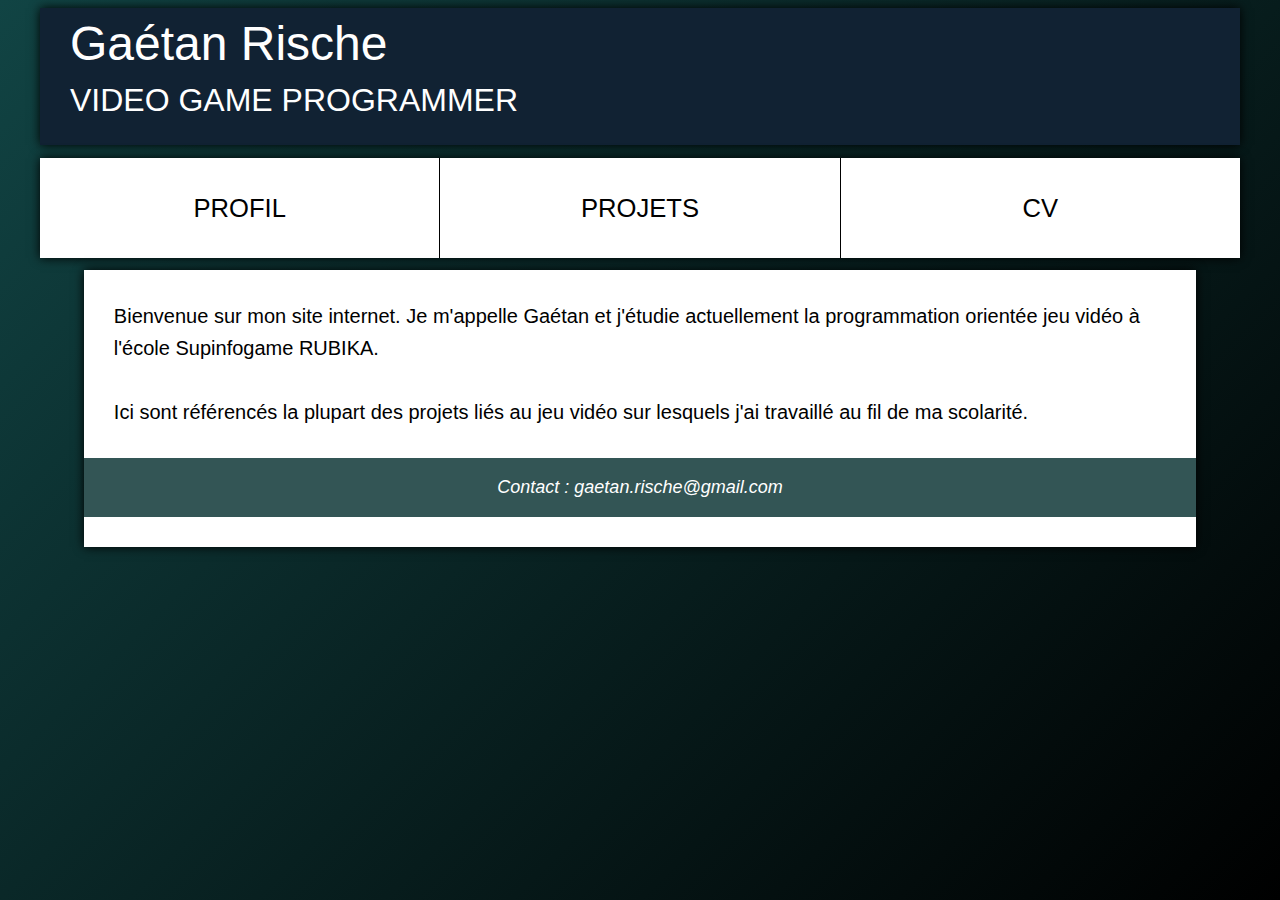
<file: Index.html>
<!DOCTYPE html>
<html lang="fr">
	<head>
		<title>Gaétan Rische's Website</title>
		<meta charset="utf-8"/>
		<link rel="stylesheet" href="Games_web.css">
		<meta name="Gaétan Rische" content="Gaétan Rische's Website"/>
	</head>
  
	<body class="body">
		<div>
			<p>Gaétan Rische</p>
			<p>VIDEO GAME PROGRAMMER</p>
			<div></div>
		</div>
    
	<!--MENU-->
	<nav class="flex">
		 <nav class="menuText" onclick="location.href='Index.html';">
			<p>
				PROFIL
			</p>
		 </nav>
		 <nav class="menuText" onclick="location.href='Projects.html';">
			<p>
				PROJETS
			</p>
		 </nav>
		 <nav class="menuText" onclick="location.href='CV_Gaetan_Rische_Fr.pdf';">
			<p>
				CV
			</p>
		 </nav>
    </nav>
	
	<!--TOUT LE RESTE-->
    <div class="main">
		<article>
			<header></header>
			<div>
				<p>
					Bienvenue sur mon site internet. Je m'appelle Gaétan et j'étudie actuellement la programmation orientée jeu vidéo à l'école Supinfogame RUBIKA. 
					<br><br>
					Ici sont référencés la plupart des projets liés au jeu vidéo sur lesquels j'ai travaillé au fil de ma scolarité.
					<br>
					<div>
						<i>Contact : gaetan.rische@gmail.com</i>
					</div>
				</p>
			</div>
		</article>
		
	</body>
</html>
</file>
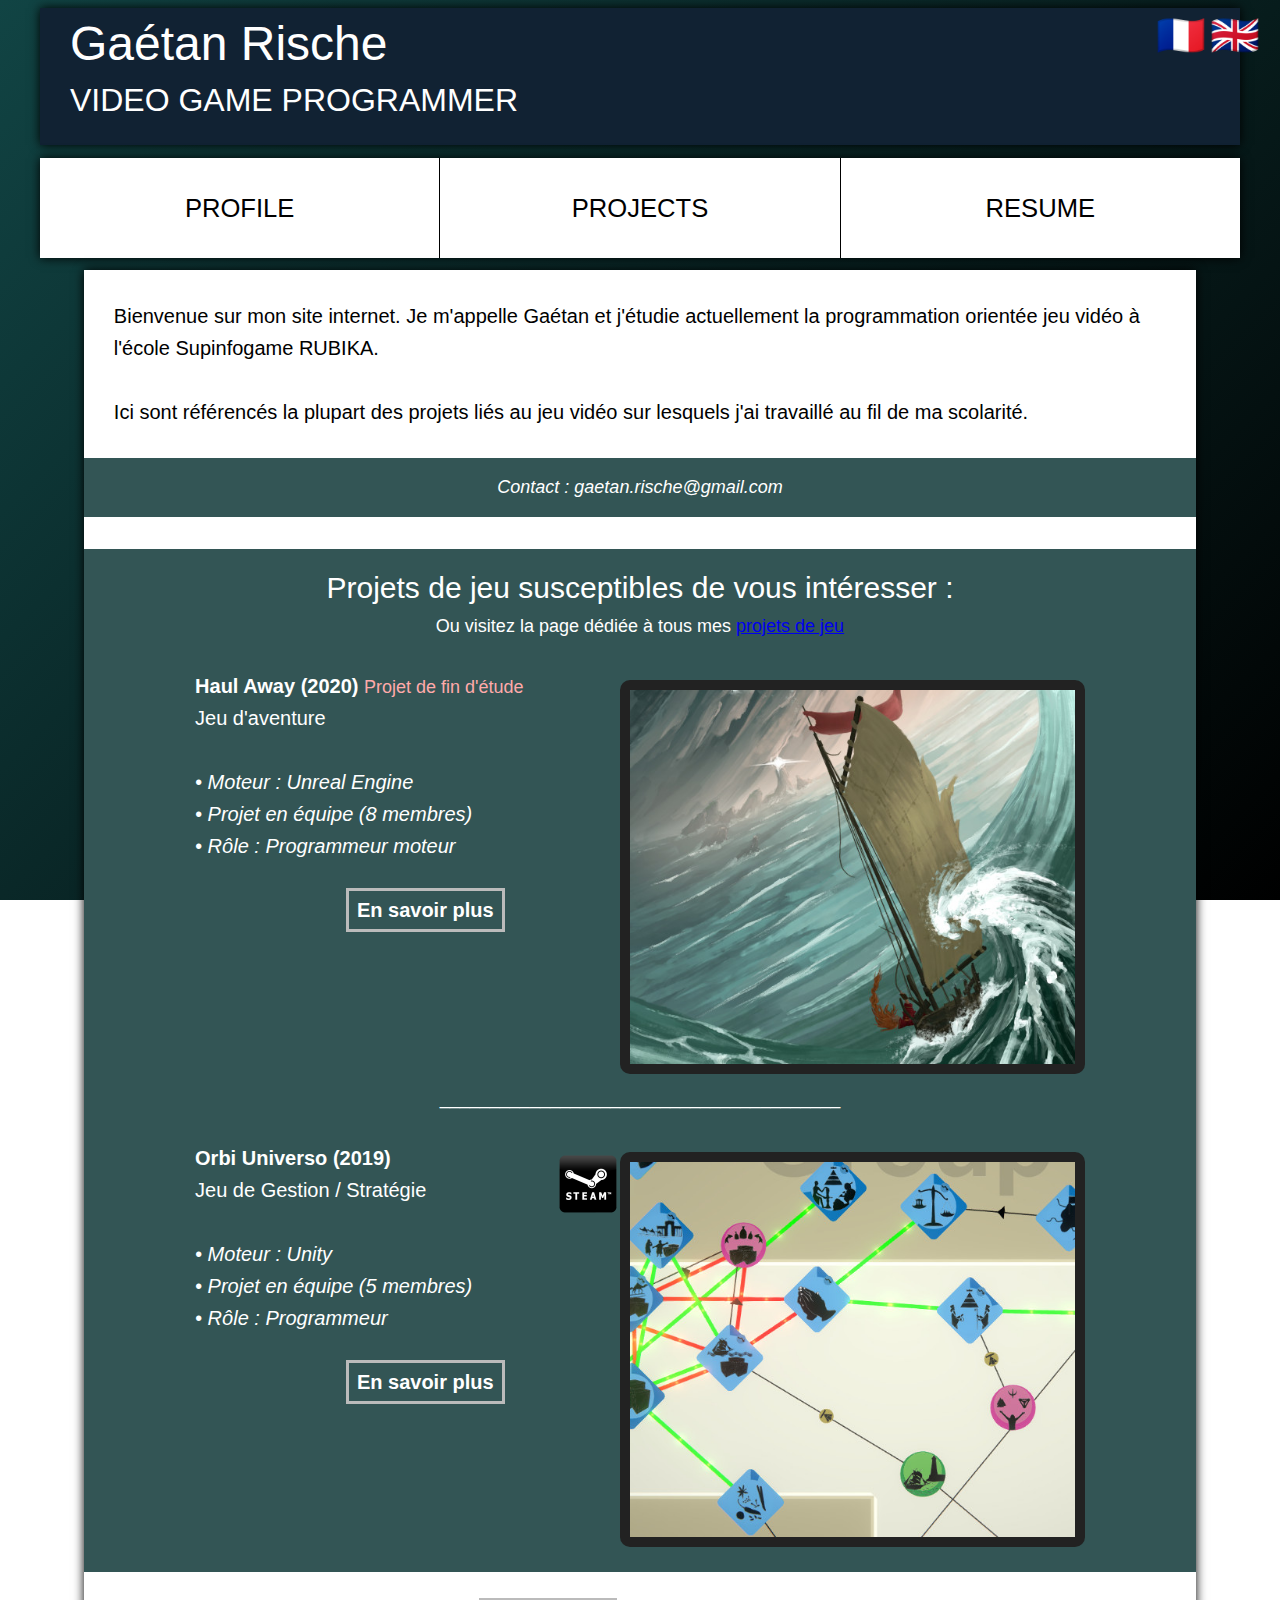
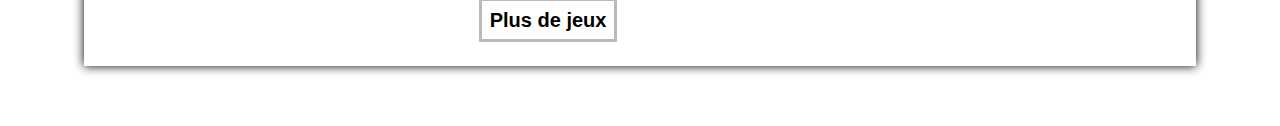
<file: index.html>
<!DOCTYPE html>
<html lang="fr">
	<head>
		<title>Gaétan Rische's Website</title>
		<meta charset="utf-8"/>
		<link rel="stylesheet" href="Games_web.css">
		<meta name="Gaétan Rische" content="Gaétan Rische's Website"/>
		<script type="text/javascript" src="AutoHeader.js"></script>
	</head>
  
	<body class="body" onLoad="InitializeMenu(false)">
	
	<!--TOUT LE RESTE-->
    <div class="main">
		<article>
			<header></header>
			<div>
				<p>
					Bienvenue sur mon site internet. Je m'appelle Gaétan et j'étudie actuellement la programmation orientée jeu vidéo à l'école Supinfogame RUBIKA. 
					<br><br>
					Ici sont référencés la plupart des projets liés au jeu vidéo sur lesquels j'ai travaillé au fil de ma scolarité.
					<br>
					<div>
						<i>Contact : gaetan.rische@gmail.com</i>
					</div>
					<br>
					<div>
						<div style="font-size: 30px">
							Projets de jeu susceptibles de vous intéresser :
						</div>
						Ou visitez la page dédiée à tous mes <a href="Games.html">projets de jeu</a>
						<br>
						<br>
						<article style="text-align: left;">
							<div style="width: 50%">
								<b>Haul Away (2020)</b> <font color="#ffaaaa" size=4>Projet de fin d'étude</font>
								<br>
								Jeu d'aventure
								<br><br>
								<i>
								• Moteur : Unreal Engine
								<br>
								• Projet en équipe (8 membres)
								<br>
								• Rôle : Programmeur moteur
								</i>
								<br><br>
								<b class="moreButton" onclick="location.href='Games/HaulAway.html';">En savoir plus</b>
							</div>
							<img class="code" src="Images/Games/HaulAway.jpg" alt="Title" style="width: 50%">
						</article>
						________________________________________
						<br><br>
						<article style="text-align: left;">
							<div style="width: 50%">
								<b>Orbi Universo (2019)</b>
								<a href="https://store.steampowered.com/app/1090670/Orbi_Universo/" rel="noopener noreferrer" target="_blank"><img src="Images/Games/Logo_Steam.png" alt="Steam" align="right" style="max-width:15%; display:inline;"></a>
								<br>
								Jeu de Gestion / Stratégie
								<br><br>
								<i>
								• Moteur : Unity
								<br>
								• Projet en équipe (5 membres)
								<br>
								• Rôle : Programmeur
								</i>
								<br><br>
								<b class="moreButton" onclick="location.href='Games/OrbiUniverso.html';">En savoir plus</b>
							</div>
							<img  class="code" src="Images/Games/OrbiUniverso_1.jpg" alt="Title" style="width: 50%">
						</article>
					</div>
					<br>
					<b class="moreButton" onclick="location.href='Games.html';">Plus de jeux</b>
				</p>
			</div>
		</article>
		
	</body>
</html>
</file>
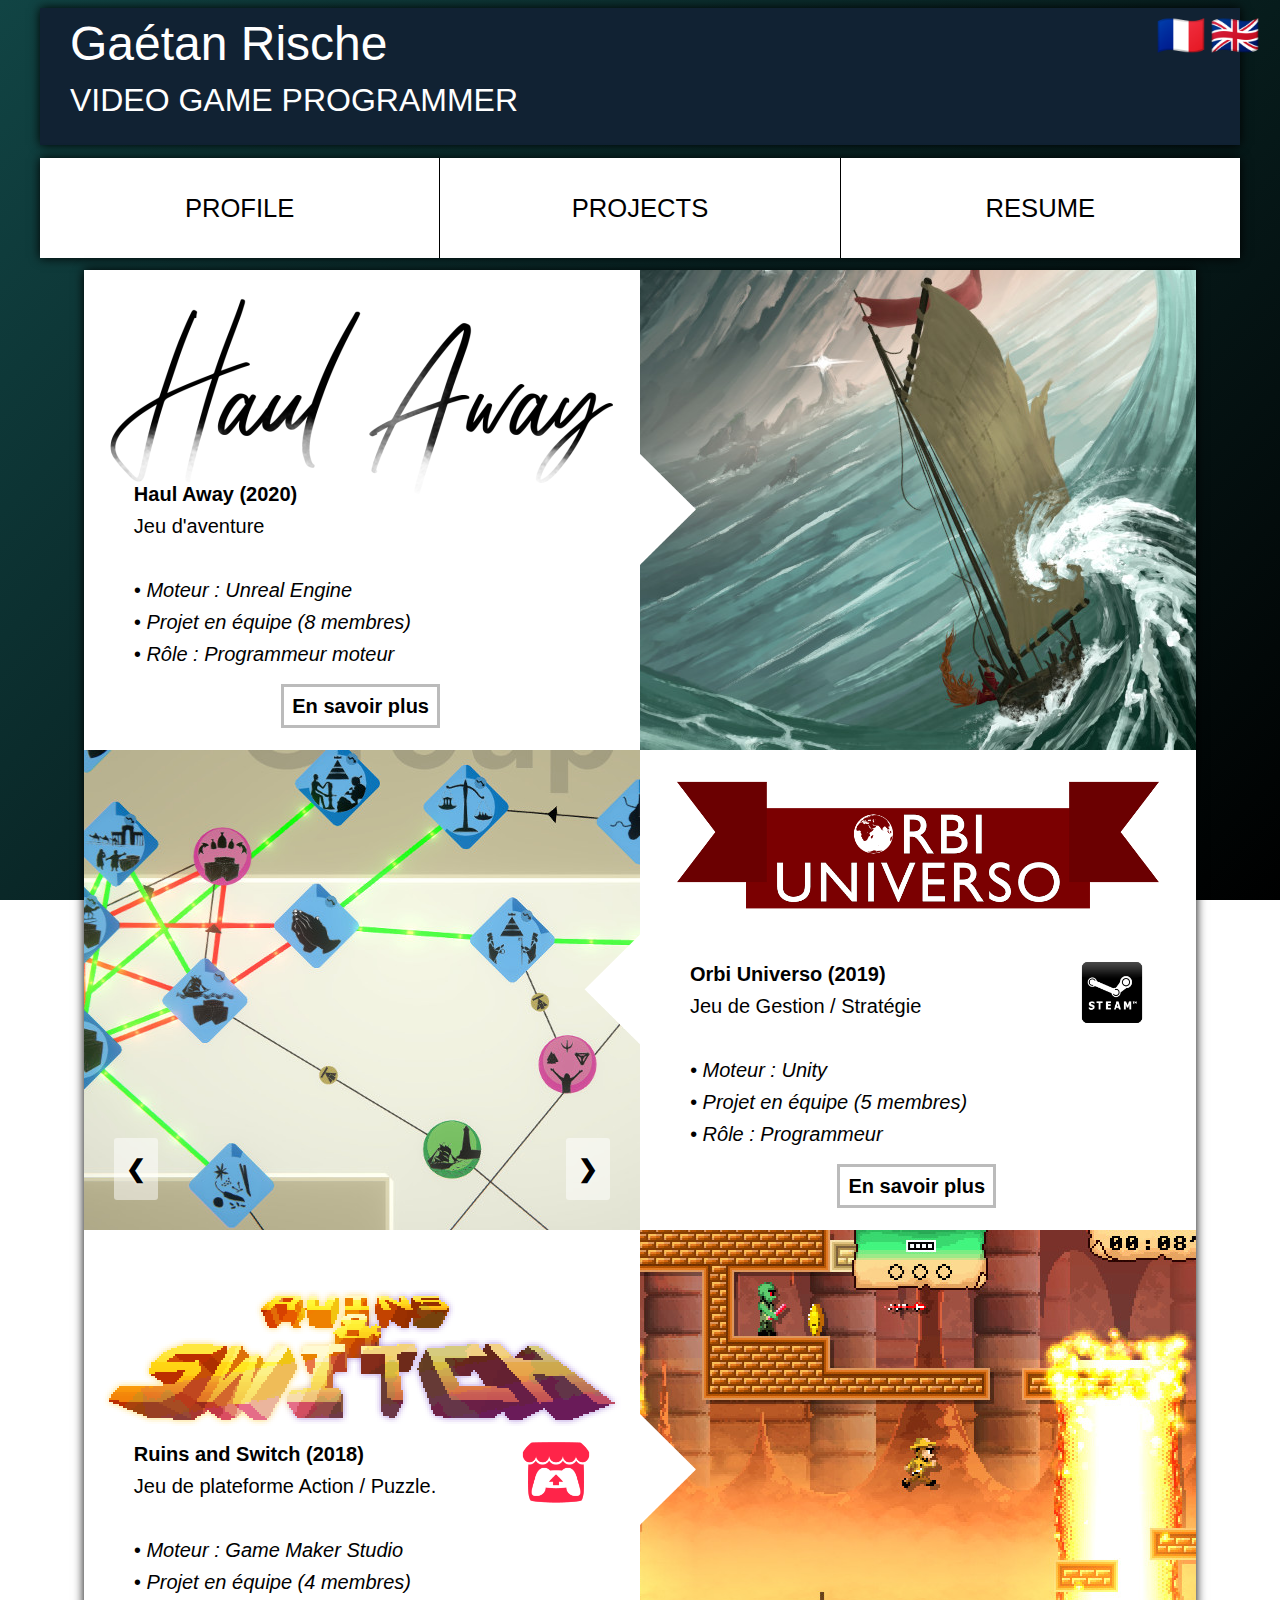
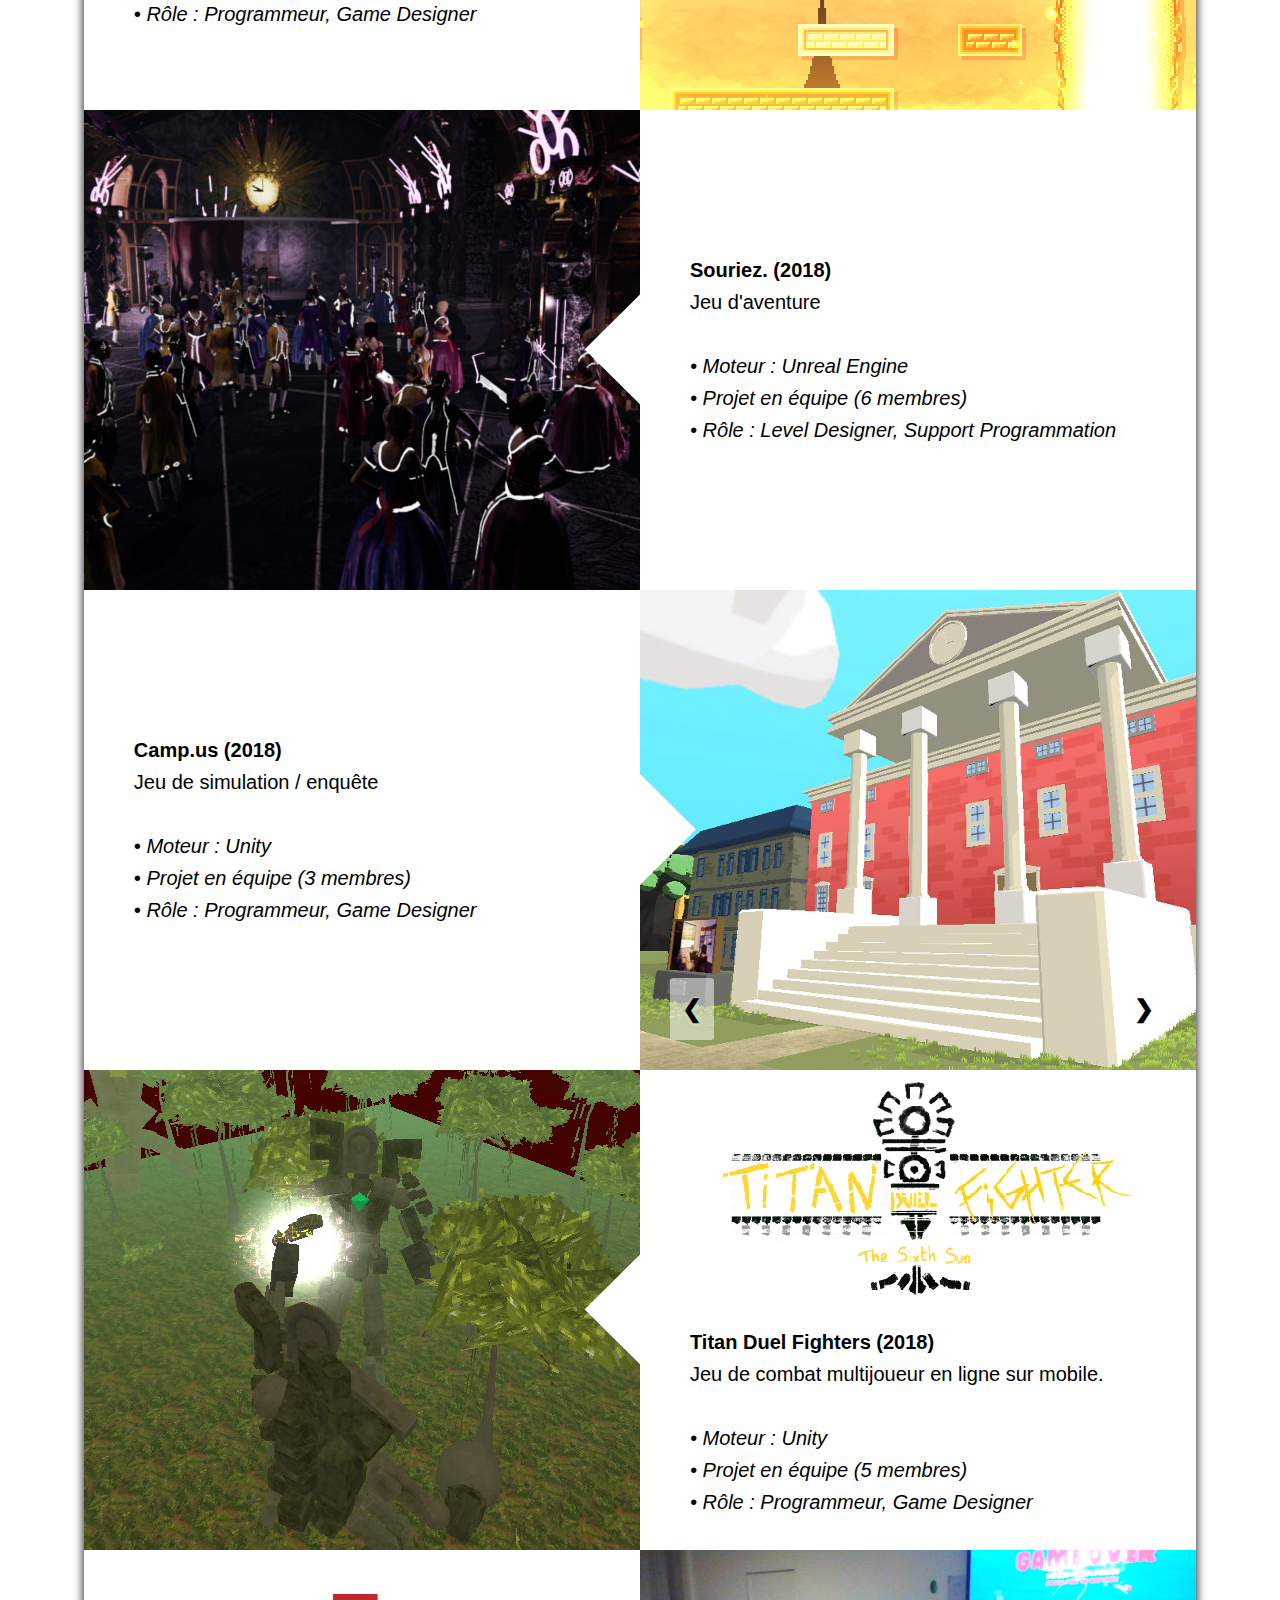
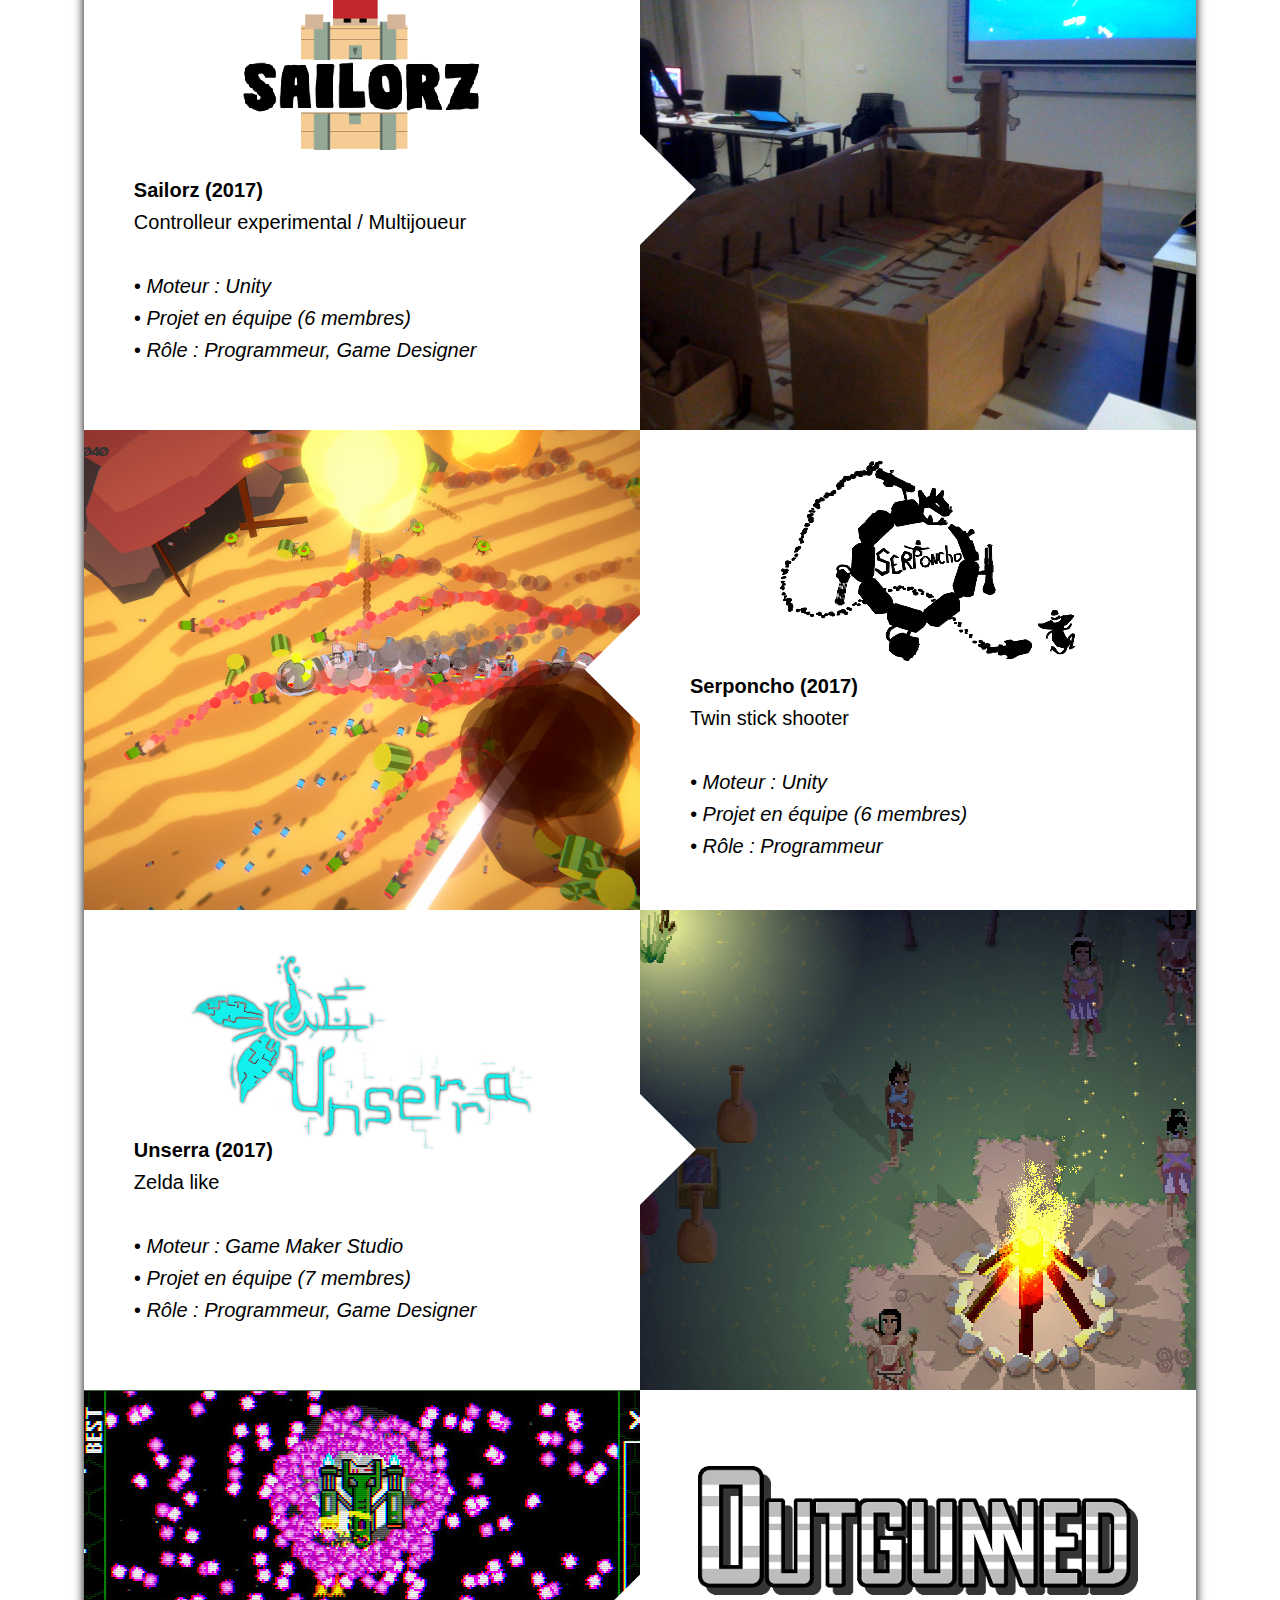
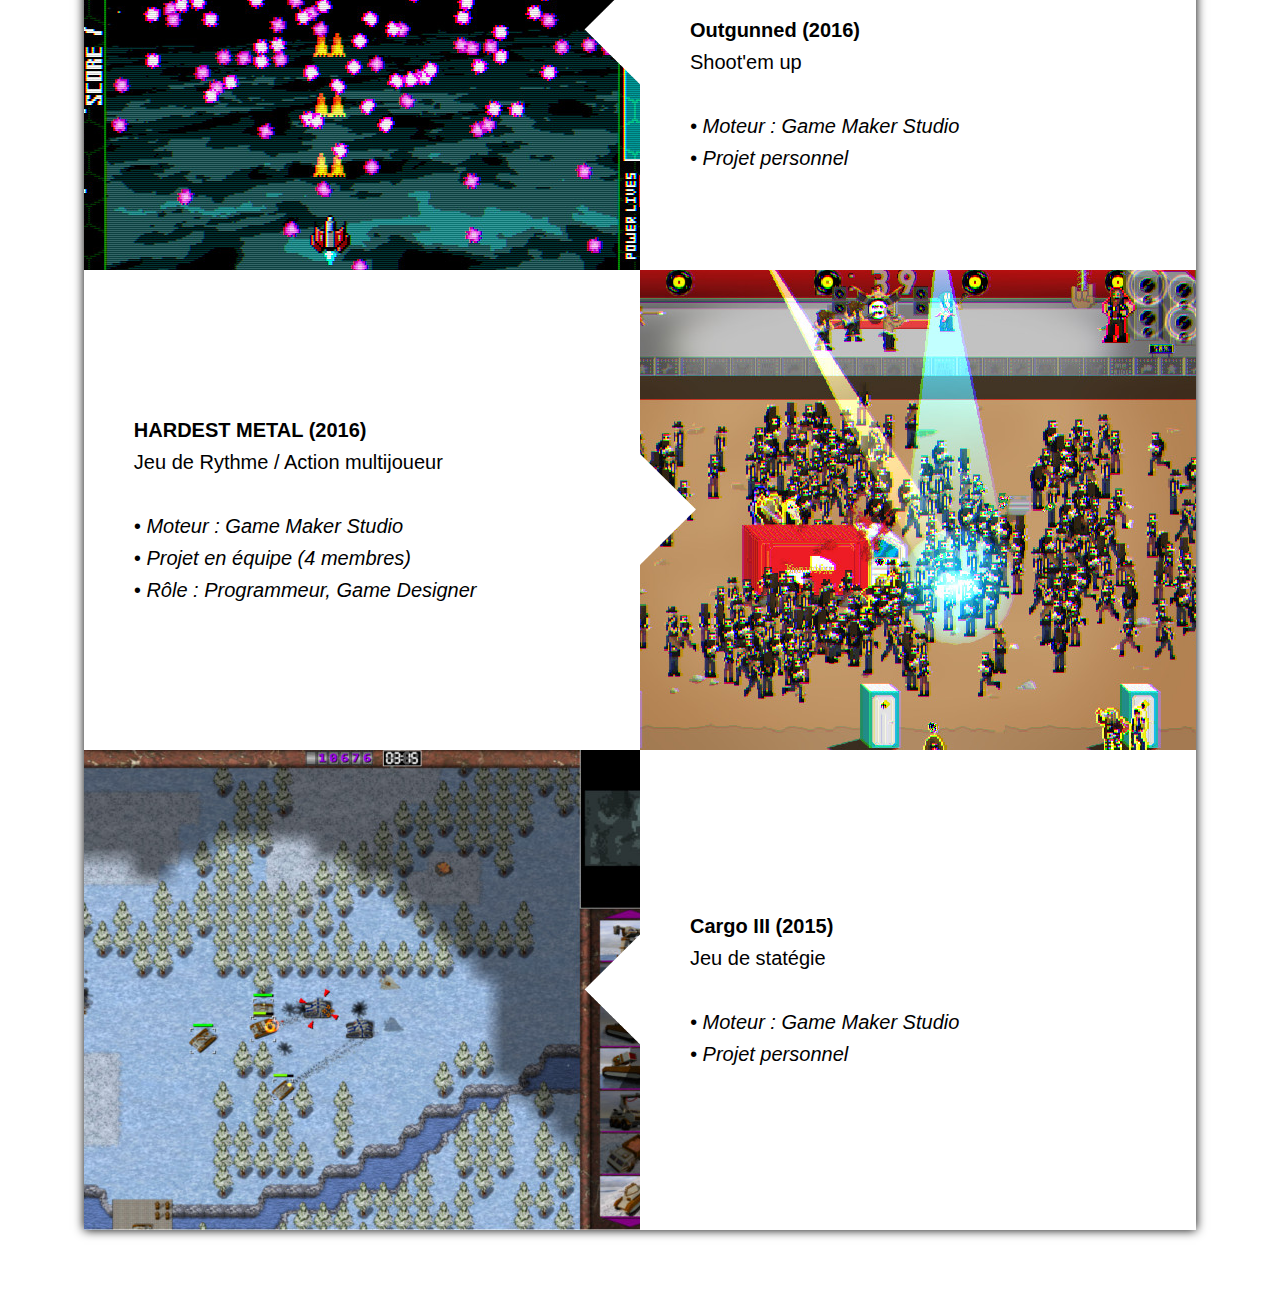
<file: Games.html>
<!DOCTYPE html>
<html lang="fr">
	<head>
		<title>Gaétan Rische's Website</title>
		<meta charset="utf-8"/>
		<link rel="stylesheet" href="Gaetan_web.css">
		<meta name="Gaétan Rische" content="Gaétan Rische's Website"/>
		<script type="text/javascript" src="AutoHeader.js"></script>
	</head>
  
	<body class="body" onLoad="InitializeMenu(false)">	

		<!--TOUT LE RESTE-->
		<!--<script src="Slides.js" type="text/javascript"></script>-->
		<div class="main">
			
			<article class="sectionRight">
				<header></header>
				<div style="background-image:url(Images/Games/HaulAway_Title.png)">
					<p>
						<br><br><br><br><br>
						<b>Haul Away (2020)</b> <!--<font color="#ff2222" size=3>En cours de développement</font>-->
						<br>
						Jeu d'aventure
						<br><br>
						<i>
						• Moteur : Unreal Engine
						<br>
						• Projet en équipe (8 membres)
						<br>
						• Rôle : Programmeur moteur
						</i>
					</p>
					<b class="moreButton" onclick="location.href='Games/HaulAway.html';">En savoir plus</b>
				</div>
				<figure class="center-cropped" style="background-image:url(Images/Games/HaulAway.jpg)">
					<img src="Images/TriangleRight.png" alt="" style="width:10%">
				</figure>
			</article>
			
			<article class="sectionLeft">
				<header></header>
				<figure class="slideshow-container" style="background-image:url(Images/Games/OrbiUniverso_1.jpg)">
					<img src="Images/TriangleRight.png" alt="" style="width:10%">
					<a class="slideshow-prev" onclick="plusSlides(-1, 0, ['Images/Games/OrbiUniverso_1.jpg','Images/Games/OrbiUniverso_2.jpg','Images/Games/OrbiUniverso_3.jpg'])">&#10094;</a>
					<a class="slideshow-next" onclick="plusSlides(1, 0, ['Images/Games/OrbiUniverso_1.jpg','Images/Games/OrbiUniverso_2.jpg','Images/Games/OrbiUniverso_3.jpg'])">&#10095;</a>
				</figure>
				<div style="background-image:url(Images/Games/OrbiUniverso_Title.png)">
					<p>
						<br><br><br><br><br>
						<b>Orbi Universo (2019)</b>
						<a href="https://store.steampowered.com/app/1090670/Orbi_Universo/" rel="noopener noreferrer" target="_blank"><img src="Images/Games/Logo_Steam.png" alt="Steam" align="right" style="max-width:15%; display:inline;"></a>
						<br>
						Jeu de Gestion / Stratégie
						<br><br>
						<i>
						• Moteur : Unity
						<br>
						• Projet en équipe (5 membres)
						<br>
						• Rôle : Programmeur
						</i>
					</p>
					<b class="moreButton" onclick="location.href='Games/OrbiUniverso.html';">En savoir plus</b>
				</div>
				<figure class="center-cropped" style="background-image:url(Images/Games/Souriez.jpg)"></figure>
			</article>
			
			<article class="sectionRight">
				<header></header>
				<div style="background-image:url(Images/Games/RaS_Title.png)">
					<p>
						<br><br><br><br>
						<b>Ruins and Switch (2018)</b>
						<a href="https://fabsquare.itch.io/ruins-and-switch" rel="noopener noreferrer" target="_blank"><img src="Images/Games/Logo_Itchio.png" alt="Itchio" align="right" style="max-width:15%; display:inline;"></a>
						<br>
						Jeu de plateforme Action / Puzzle.
						<br><br>
						<i>
						• Moteur : Game Maker Studio
						<br>
						• Projet en équipe (4 membres)
						<br>
						• Rôle : Programmeur, Game Designer
						</i>
					</p>
				</div>
				<figure class="center-cropped" style="background-image:url(Images/Games/RaS.jpg)">
					<img src="Images/TriangleRight.png" alt="" style="width:10%">
				</figure>
			</article>
			
			<article class="sectionLeft">
				<header></header>
				<figure class="center-cropped" style="background-image:url(Images/Games/Souriez.jpg)">
					<img src="Images/TriangleRight.png" alt="" style="width:10%">
				</figure>
				<div>
					<p>
						<b>Souriez. (2018)</b>
						<br>
						Jeu d'aventure
						<br><br>
						<i>
						• Moteur : Unreal Engine
						<br>
						• Projet en équipe (6 membres)
						<br>
						• Rôle : Level Designer, Support Programmation
						</i>
					</p>
				</div>
				<figure class="center-cropped" style="background-image:url(Images/Games/Souriez.jpg)"></figure>
			</article>
			
			<article class="sectionRight">
				<header></header>
				<div>
					<p>
						<b>Camp.us (2018)</b>
						<br>
						Jeu de simulation / enquête
						<br><br>
						<i>
						• Moteur : Unity
						<br>
						• Projet en équipe (3 membres)
						<br>
						• Rôle : Programmeur, Game Designer
						</i>
					</p>
				</div>
				<figure class="slideshow-container" style="background-image:url(Images/Games/Campus_1.jpg)">
					<img src="Images/TriangleRight.png" alt="" style="width:10%">
					<a class="slideshow-prev" onclick="plusSlides(-1, 1, ['Images/Games/Campus_1.jpg','Images/Games/Campus_2.jpg','Images/Games/Campus_3.jpg','Images/Games/Campus_4.jpg'])">&#10094;</a>
					<a class="slideshow-next" onclick="plusSlides(1, 1, ['Images/Games/Campus_1.jpg','Images/Games/Campus_2.jpg','Images/Games/Campus_3.jpg','Images/Games/Campus_4.jpg'])">&#10095;</a>
				</figure>
			</article>
			
			<article class="sectionLeft">
				<header></header>
				<figure class="center-cropped" style="background-image:url(Images/Games/TDF.jpg)">
					<img src="Images/TriangleRight.png" alt="" style="width:10%">
				</figure>
				<div style="background-image:url(Images/Games/TDF_Title.png)">
					<p>
						<br><br><br><br><br><br><br>
						<b>Titan Duel Fighters (2018)</b>
						<br>
						Jeu de combat multijoueur en ligne sur mobile.
						<br><br>
						<i>
						• Moteur : Unity
						<br>
						• Projet en équipe (5 membres)
						<br>
						• Rôle : Programmeur, Game Designer
						</i>
					</p>
				</div>
				<figure class="center-cropped" style="background-image:url(Images/Games/TDF.jpg)"></figure>
			</article>
			
			<article class="sectionRight">
				<header></header>
				<div style="background-image:url(Images/Games/Sailorz_Title.png)">
					<p>
						<br><br><br><br><br>
						<b>Sailorz (2017)</b>
						<br>
						Controlleur experimental / Multijoueur
						<br><br>
						<i>
						• Moteur : Unity
						<br>
						• Projet en équipe (6 membres)
						<br>
						• Rôle : Programmeur, Game Designer
						</i>
					</p>
				</div>
				<figure class="center-cropped" style="background-image:url(Images/Games/Sailorz.jpg)">
					<img src="Images/TriangleRight.png" alt="" style="width:10%">
				</figure>
			</article>
			
			<article class="sectionLeft">
				<header></header>
				<figure class="center-cropped" style="background-image:url(Images/Games/Serponcho.jpg)">
					<img src="Images/TriangleRight.png" alt="" style="width:10%">
				</figure>
				<div style="background-image:url(Images/Games/Serponcho_Title.png)">
					<p>
						<br><br><br><br><br><br>
						<b>Serponcho (2017)</b>
						<br>
						Twin stick shooter
						<br><br>
						<i>
						• Moteur : Unity
						<br>
						• Projet en équipe (6 membres)
						<br>
						• Rôle : Programmeur
						</i>
					</p>
				</div>
				<figure class="center-cropped" style="background-image:url(Images/Games/Serponcho.jpg)"></figure>
			</article>
			
			<article class="sectionRight">
				<header></header>
				<div style="background-image:url(Images/Games/Unserra_Title.png)">
					<p>
						<br><br><br><br><br>
						<b>Unserra (2017)</b>
						<br>
						Zelda like
						<br><br>
						<i>
						• Moteur : Game Maker Studio
						<br>
						• Projet en équipe (7 membres)
						<br>
						• Rôle : Programmeur, Game Designer
						</i>
					</p>
				</div>
				<figure class="center-cropped" style="background-image:url(Images/Games/Unserra.jpg)">
					<img src="Images/TriangleRight.png" alt="" style="width:10%">
				</figure>
			</article>
			
			<article class="sectionLeft">
				<header></header>
				<figure class="center-cropped" style="background-image:url(Images/Games/Outgunned.jpg)">
					<img src="Images/TriangleRight.png" alt="" style="width:10%">
				</figure>
				<div style="background-image:url(Images/Games/Outgunned_Title.png)">
					<p>
						<br><br><br><br>
						<b>Outgunned (2016)</b>
						<br>
						Shoot'em up
						<br><br>
						<i>
						• Moteur : Game Maker Studio
						<br>
						• Projet personnel
						</i>
					</p>
				</div>
				<figure class="center-cropped" style="background-image:url(Images/Games/Outgunned.jpg)"></figure>
			</article>
			
			<article class="sectionRight">
				<header></header>
				<div>
					<p>
						<b>HARDEST METAL (2016)</b>
						<br>
						Jeu de Rythme / Action multijoueur
						<br><br>
						<i>
						• Moteur : Game Maker Studio
						<br>
						• Projet en équipe (4 membres)
						<br>
						• Rôle : Programmeur, Game Designer
						</i>
					</p>
				</div>
				<figure class="center-cropped" style="background-image:url(Images/Games/HARDEST_METAL.jpg)">
					<img src="Images/TriangleRight.png" alt="" style="width:10%">
				</figure>
			</article>
			
			<article class="sectionLeft">
				<header></header>
				<figure class="center-cropped" style="background-image:url(Images/Games/Cargo.jpg)">
					<img src="Images/TriangleRight.png" alt="" style="width:10%">
				</figure>
				<div>
					<p>
						<b>Cargo III (2015)</b>
						<br>
						Jeu de statégie
						<br><br>
						<i>
						• Moteur : Game Maker Studio
						<br>
						• Projet personnel
						</i>
					</p>
				</div>
				<figure class="center-cropped" style="background-image:url(Images/Games/Cargo.jpg)"></figure>
			</article>
		
		</div>
		
		<script>
			var slideIndex = [0,0];

			function plusSlides(offset, slide, images) {
				slideIndex[slide] = slideIndex[slide] + offset;
				if (slideIndex[slide] < 0) { slideIndex[slide] = images.length - 1; }
				if (slideIndex[slide] >= images.length) { slideIndex[slide] = 0; }
				showSlides(slide, slideIndex[slide], images);
			}

			function showSlides(slide, image, images) {
			  var x = document.getElementsByClassName("slideshow-container");
			  x[slide].style.backgroundImage = "url("+images[image]+")";
			}
		</script>
	</body>
</html>
</file>
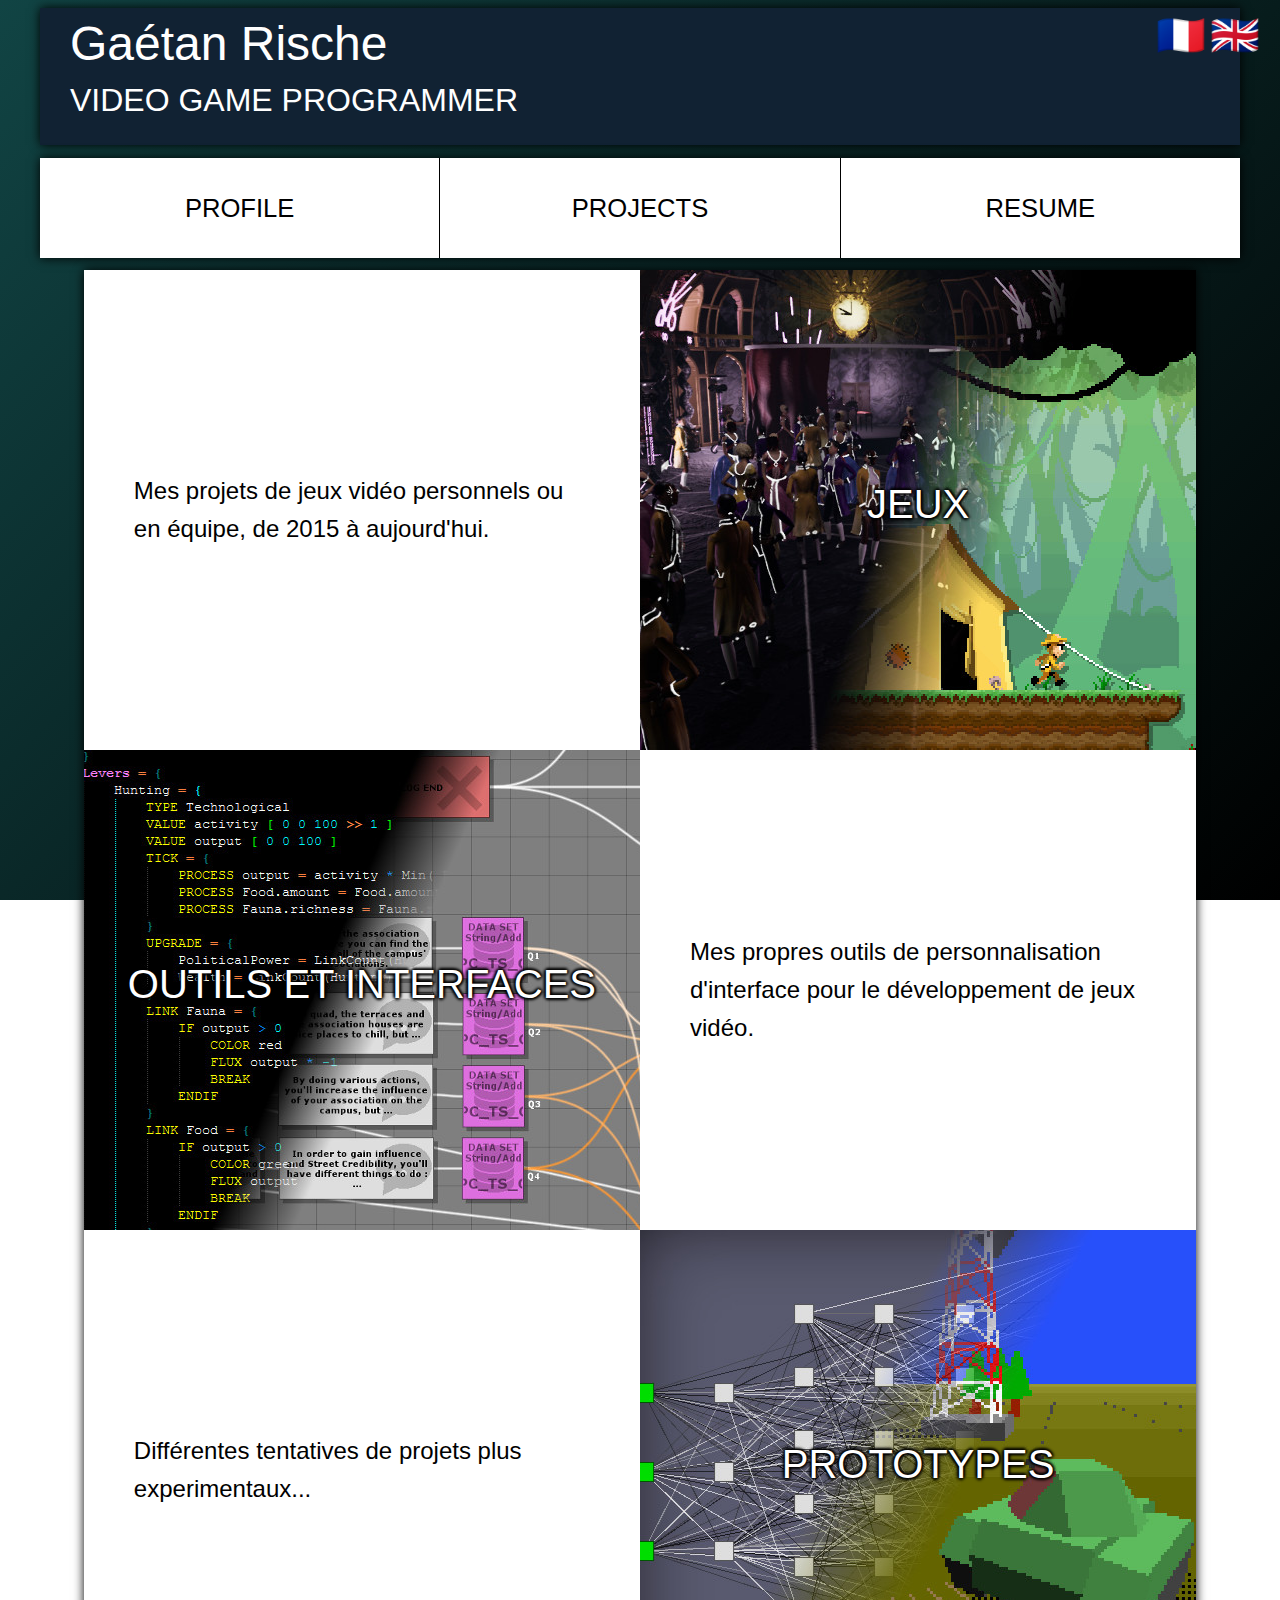
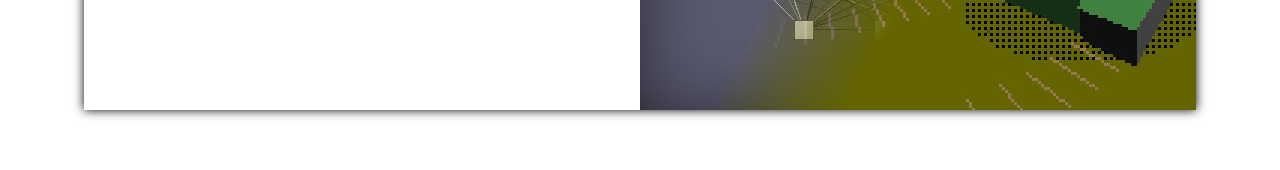
<file: Projects.html>
<!DOCTYPE html>
<html lang="fr">
	<head>
		<title>Gaétan Rische's Website</title>
		<meta charset="utf-8"/>
		<link rel="stylesheet" href="Gaetan_web.css">
		<meta name="Gaétan Rische" content="Gaétan Rische's Website"/>
		<script type="text/javascript" src="AutoHeader.js"></script>
	</head>
  
	<body class="body" onLoad="InitializeMenu(false)">
	
	<!--TOUT LE RESTE-->
    <div class="main">
		
		<article class="sectionRight">
			<header></header>
			<div>
				<p class="subTitle">
					Mes projets de jeux vidéo personnels ou en équipe, de 2015 à aujourd'hui.
				</p>
			</div>
			<figure class="center-cropped" onclick="location.href='Games.html';" style="cursor: pointer; background-image:url(Images/Projects/Games.jpg)">
				<span class="outline">
					JEUX
				</span>
			</figure>
		</article>
		
		<article class="sectionLeft">
			<header></header>
			<figure class="center-cropped" onclick="location.href='Tools.html';" style="cursor: pointer; background-image:url(Images/Projects/Tools.jpg)">
				<span class="outline">
					OUTILS ET INTERFACES
				</span>
			</figure>
			<div>
				<p class="subTitle">
					Mes propres outils de personnalisation d'interface pour le développement de jeux vidéo.
				</p>
			</div>
		</article>
		
		<article class="sectionRight">
			<header></header>
			<div>
				<p class="subTitle">
					Différentes tentatives de projets plus experimentaux...
				</p>
			</div>
			<figure class="center-cropped" onclick="location.href='Prototypes.html';" style="cursor: pointer; background-image:url(Images/Projects/Prototypes.jpg)">
				<span class="outline">
					PROTOTYPES
				</span>
			</figure>
		</article>
		<!--
		<article class="sectionLeft">
			<header></header>
			<figure class="center-cropped" style="background-image:url(Images/Projects/3D.jpg)">
				<span class="outline">
					MODÉLISATION 3D
				</span>
			</figure>
			<div>
				<p class="subTitle">
					Quelques unes de mes créations 3D.
				</p>
			</div>
		</article>
		-->
	</body>
</html>
</file>
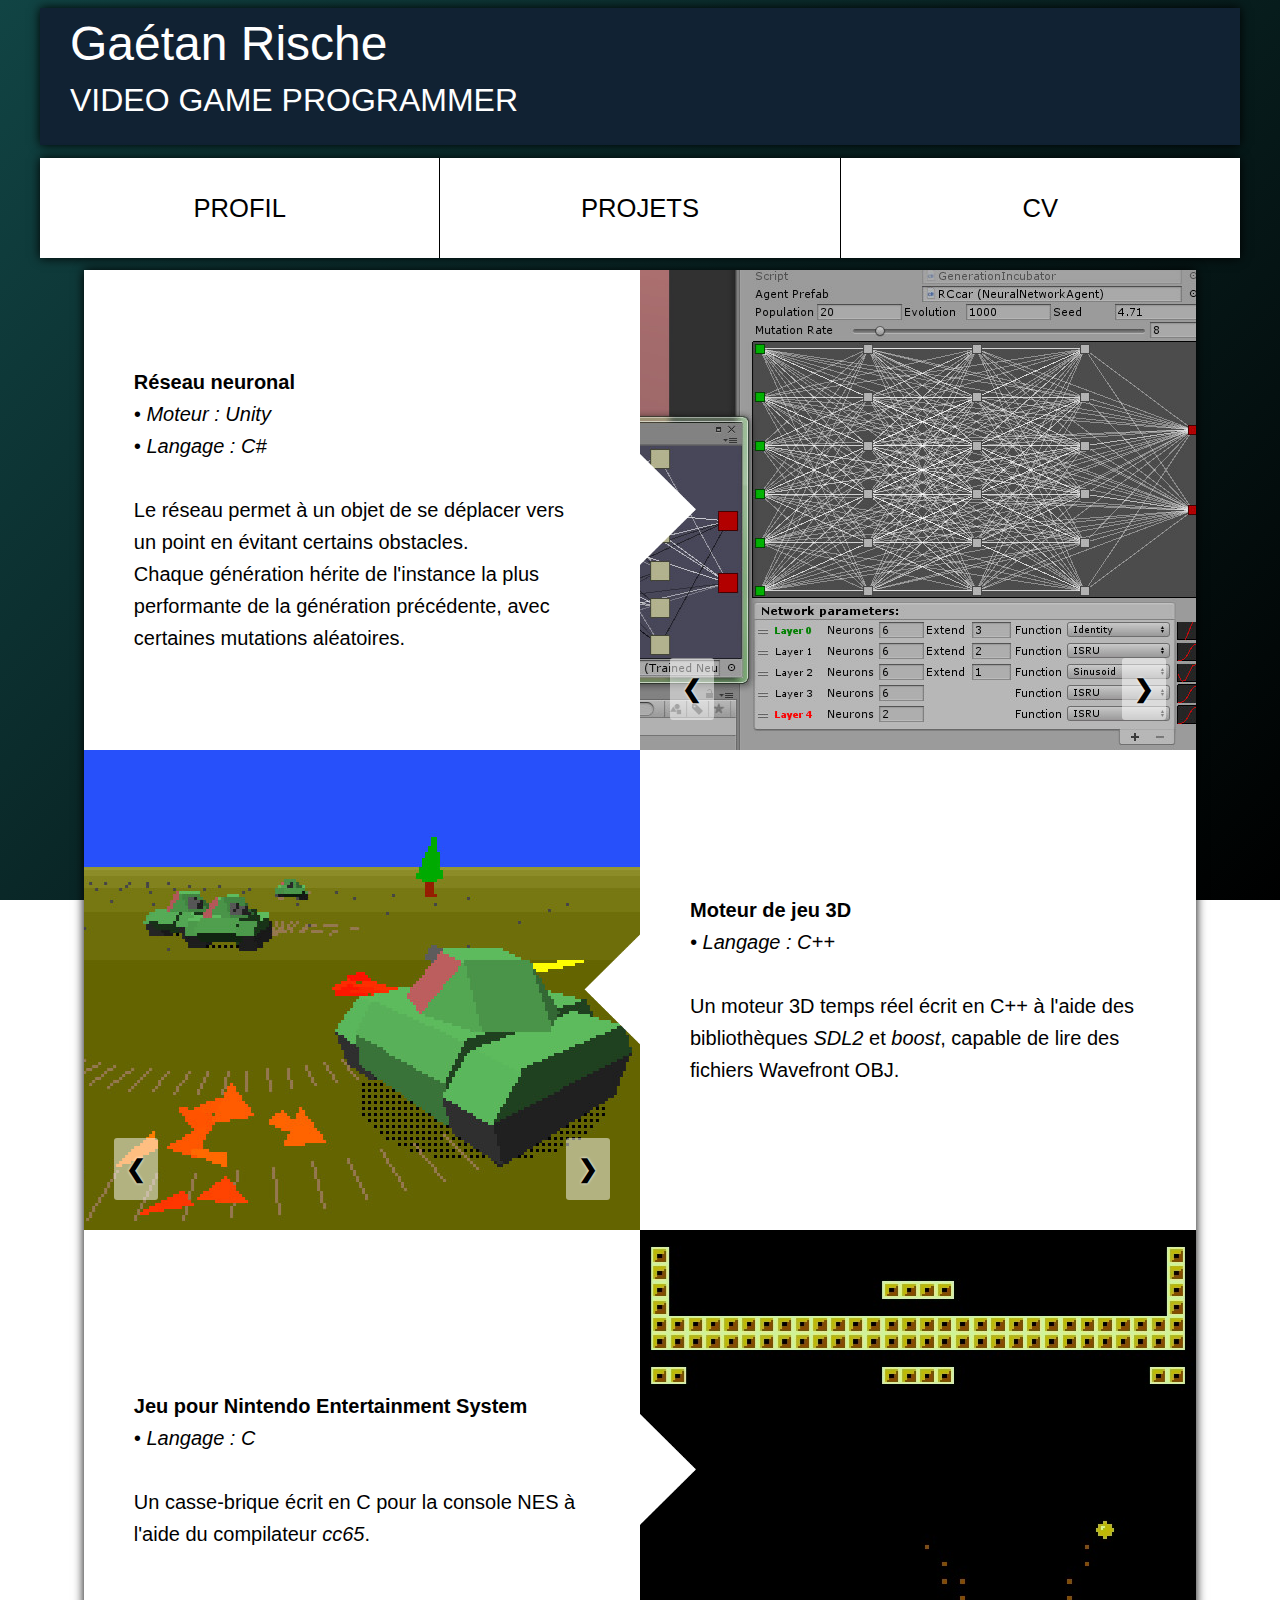
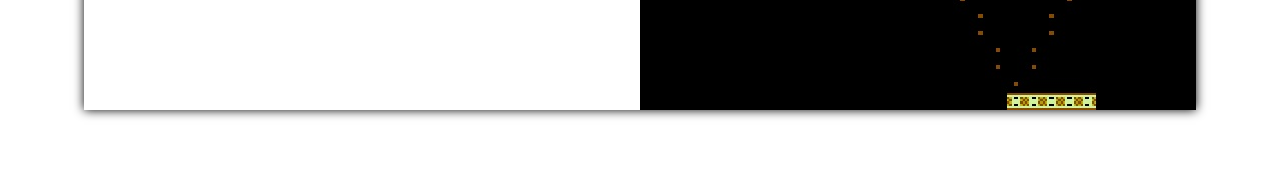
<file: Prototypes.html>
<!DOCTYPE html>
<html lang="fr">
	<head>
		<title>Gaétan Rische's Website</title>
		<meta charset="utf-8"/>
		<link rel="stylesheet" href="Gaetan_web.css">
		<meta name="Gaétan Rische" content="Gaétan Rische's Website"/>
	</head>
  
	<body class="body">
		<div>
			<p>Gaétan Rische</p>
			<p>VIDEO GAME PROGRAMMER</p>
			<div></div>
		</div>
    
	<!--MENU-->
	<nav class="flex">
		 <nav class="menuText" onclick="location.href='index.html';">
			<p>
				PROFIL
			</p>
		 </nav>
		 <nav class="menuText" onclick="location.href='Projects.html';">
			<p>
				PROJETS
			</p>
		 </nav>
		 <nav class="menuText" onclick="location.href='CV_Gaetan_Rische_Fr.pdf';">
			<p>
				CV
			</p>
		 </nav>
    </nav>
	
	<!--TOUT LE RESTE-->
    <div class="main">
		
		<article class="sectionRight">
			<header></header>
			<div>
				<p>
					<b>Réseau neuronal</b>
					<br>
					<i>
					• Moteur : Unity
					<br>
					• Langage : C#
					</i>
					<br><br>
					Le réseau permet à un objet de se déplacer vers un point en évitant certains obstacles.
					<br>
					Chaque génération hérite de l'instance la plus performante de la génération précédente, avec certaines mutations aléatoires.
				</p>
			</div>
			<figure class="slideshow-container" style="background-image:url(Images/Prototypes/Network_1.jpg)">
				<img src="Images/TriangleRight.png" alt="" style="width:10%">
				<a class="slideshow-prev" onclick="plusSlides(-1, 0, ['Images/Prototypes/Network_1.jpg','Images/Prototypes/Network_2.gif'])">&#10094;</a>
				<a class="slideshow-next" onclick="plusSlides(1, 0, ['Images/Prototypes/Network_1.jpg','Images/Prototypes/Network_2.gif'])">&#10095;</a>
			</figure>
		</article>
		
		<article class="sectionLeft">
			<header></header>
			<figure class="slideshow-container" style="background-image:url(Images/Prototypes/Engine_1.jpg)">
				<img src="Images/TriangleRight.png" alt="" style="width:10%">
				<a class="slideshow-prev" onclick="plusSlides(-1, 1, ['Images/Prototypes/Engine_1.jpg','Images/Prototypes/Engine_2.gif'])">&#10094;</a>
				<a class="slideshow-next" onclick="plusSlides(1, 1, ['Images/Prototypes/Engine_1.jpg','Images/Prototypes/Engine_2.gif'])">&#10095;</a>
			</figure>
			<div>
				<p>
					<b>Moteur de jeu 3D</b>
					<br>
					<i>
					• Langage : C++
					</i>
					<br><br>
					Un moteur 3D temps réel écrit en C++ à l'aide des bibliothèques <i>SDL2</i> et <i>boost</i>, capable de lire des fichiers Wavefront OBJ.
				</p>
			</div>
			<figure class="slideshow-container" style="background-image:url(Images/Prototypes/Engine_1.jpg)">
				<img src="Images/TriangleRight.png" alt="" style="width:10%">
				<a class="slideshow-prev" onclick="plusSlides(-1, 2, ['Images/Prototypes/Engine_1.jpg','Images/Prototypes/Engine_2.gif'])">&#10094;</a>
				<a class="slideshow-next" onclick="plusSlides(1, 2, ['Images/Prototypes/Engine_1.jpg','Images/Prototypes/Engine_2.gif'])">&#10095;</a>
			</figure>
		</article>
		
		<article class="sectionRight">
			<header></header>
			<div>
				<p>
					<b>Jeu pour Nintendo Entertainment System</b>
					<br>
					<i>
					• Langage : C
					</i>
					<br><br>
					Un casse-brique écrit en C pour la console NES à l'aide du compilateur <i>cc65</i>.
				</p>
			</div>
			<figure class="center-cropped" style="background-image:url(Images/Prototypes/NES.jpg)">
				<img src="Images/TriangleRight.png" alt="" style="width:10%">
			</figure>
		</article>
		
		<script>
			var slideIndex = [0,0,0];

			function plusSlides(offset, slide, images) {
				slideIndex[slide] = slideIndex[slide] + offset;
				if (slideIndex[slide] < 0) { slideIndex[slide] = images.length - 1; }
				if (slideIndex[slide] >= images.length) { slideIndex[slide] = 0; }
				showSlides(slide, slideIndex[slide], images);
			}

			function showSlides(slide, image, images) {
			  var x = document.getElementsByClassName("slideshow-container");
			  x[slide].style.backgroundImage = "url("+images[image]+")";
			}
		</script>
	</body>
</html>
</file>
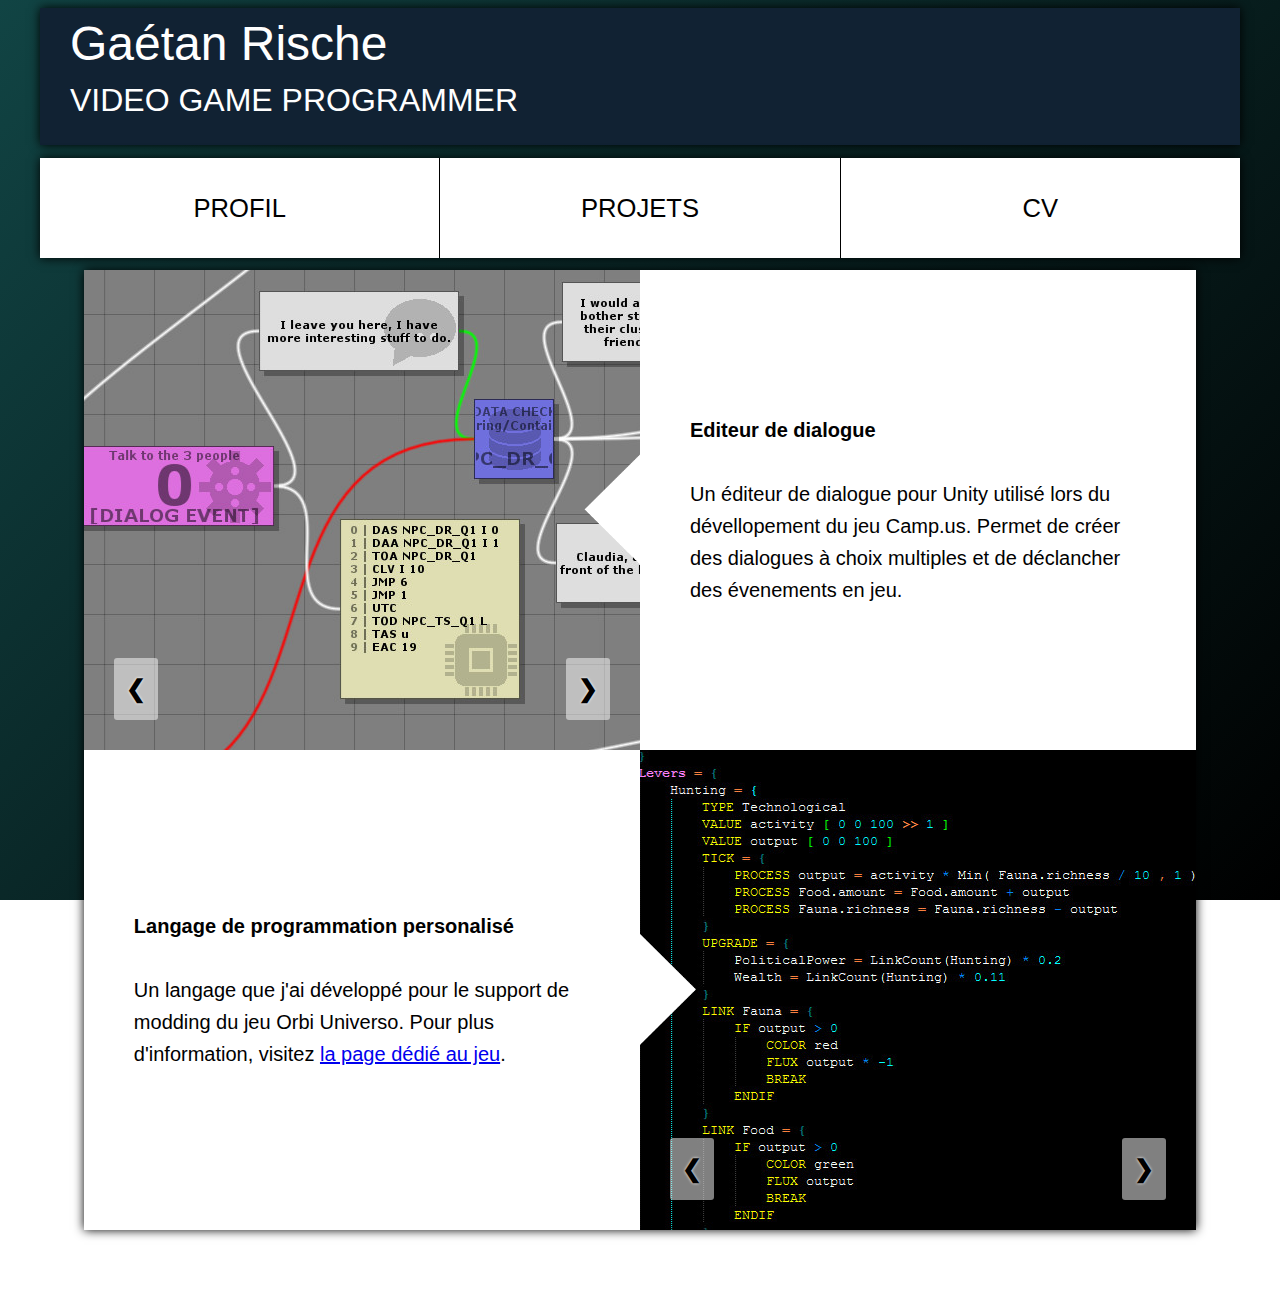
<file: Tools.html>
<!DOCTYPE html>
<html lang="fr">
	<head>
		<title>Gaétan Rische's Website</title>
		<meta charset="utf-8"/>
		<link rel="stylesheet" href="Gaetan_web.css">
		<meta name="Gaétan Rische" content="Gaétan Rische's Website"/>
	</head>
  
	<body class="body">
		<div>
			<p>Gaétan Rische</p>
			<p>VIDEO GAME PROGRAMMER</p>
			<div></div>
		</div>
		
		<!--MENU-->
		<nav class="flex">
			 <nav class="menuText" onclick="location.href='index.html';">
				<p>
					PROFIL
				</p>
			 </nav>
			 <nav class="menuText" onclick="location.href='Projects.html';">
				<p>
					PROJETS
				</p>
			 </nav>
			 <nav class="menuText" onclick="location.href='CV_Gaetan_Rische_Fr.pdf';">
				<p>
					CV
				</p>
			 </nav>
		</nav>
		
		<!--TOUT LE RESTE-->
		<!--<script src="Slides.js" type="text/javascript"></script>-->
		<div class="main">
			
			<article class="sectionLeft">
				<header></header>
				<figure class="slideshow-container" style="background-image:url(Images/Tools/Dialog_1.jpg)">
					<img src="Images/TriangleRight.png" alt="" style="width:10%">
					<a class="slideshow-prev" onclick="plusSlides(-1, 0, ['Images/Tools/Dialog_1.jpg','Images/Tools/Dialog_2.jpg','Images/Tools/Dialog_3.jpg'])">&#10094;</a>
					<a class="slideshow-next" onclick="plusSlides(1, 0, ['Images/Tools/Dialog_1.jpg','Images/Tools/Dialog_2.jpg','Images/Tools/Dialog_3.jpg'])">&#10095;</a>
				</figure>
				<div>
					<p>
						<b>Editeur de dialogue</b>
						<br><br>
						Un éditeur de dialogue pour Unity utilisé lors du dévellopement du jeu Camp.us. Permet de créer des dialogues à choix multiples et de déclancher des évenements en jeu.
					</p>
				</div>
				<figure class="center-cropped" style="background-image:url(Images/Games/Souriez.jpg)"></figure>
			</article>
			
			<article class="sectionRight">
				<header></header>
				<div>
					<p>
						<b>Langage de programmation personalisé</b>
						<br><br>
						Un langage que j'ai développé pour le support de modding du jeu Orbi Universo. Pour plus d'information, visitez  <a href="Games/OrbiUniverso.html">la page dédié au jeu</a>.
					</p>
				</div>
				<figure class="slideshow-container" style="background-image:url(Images/Tools/Code_1.jpg)">
					<img src="Images/TriangleRight.png" alt="" style="width:10%">
					<a class="slideshow-prev" onclick="plusSlides(-1, 1, ['Images/Tools/Code_1.jpg','Images/Tools/Code_2.jpg','Images/Tools/Code_3.jpg'])">&#10094;</a>
					<a class="slideshow-next" onclick="plusSlides(1, 1, ['Images/Tools/Code_1.jpg','Images/Tools/Code_2.jpg','Images/Tools/Code_3.jpg'])">&#10095;</a>
				</figure>
			</article>
		
		</div>
		
		<script>
			var slideIndex = [0,0];

			function plusSlides(offset, slide, images) {
				slideIndex[slide] = slideIndex[slide] + offset;
				if (slideIndex[slide] < 0) { slideIndex[slide] = images.length - 1; }
				if (slideIndex[slide] >= images.length) { slideIndex[slide] = 0; }
				showSlides(slide, slideIndex[slide], images);
			}

			function showSlides(slide, image, images) {
			  var x = document.getElementsByClassName("slideshow-container");
			  x[slide].style.backgroundImage = "url("+images[image]+")";
			}
		</script>
	</body>
</html>
</file>
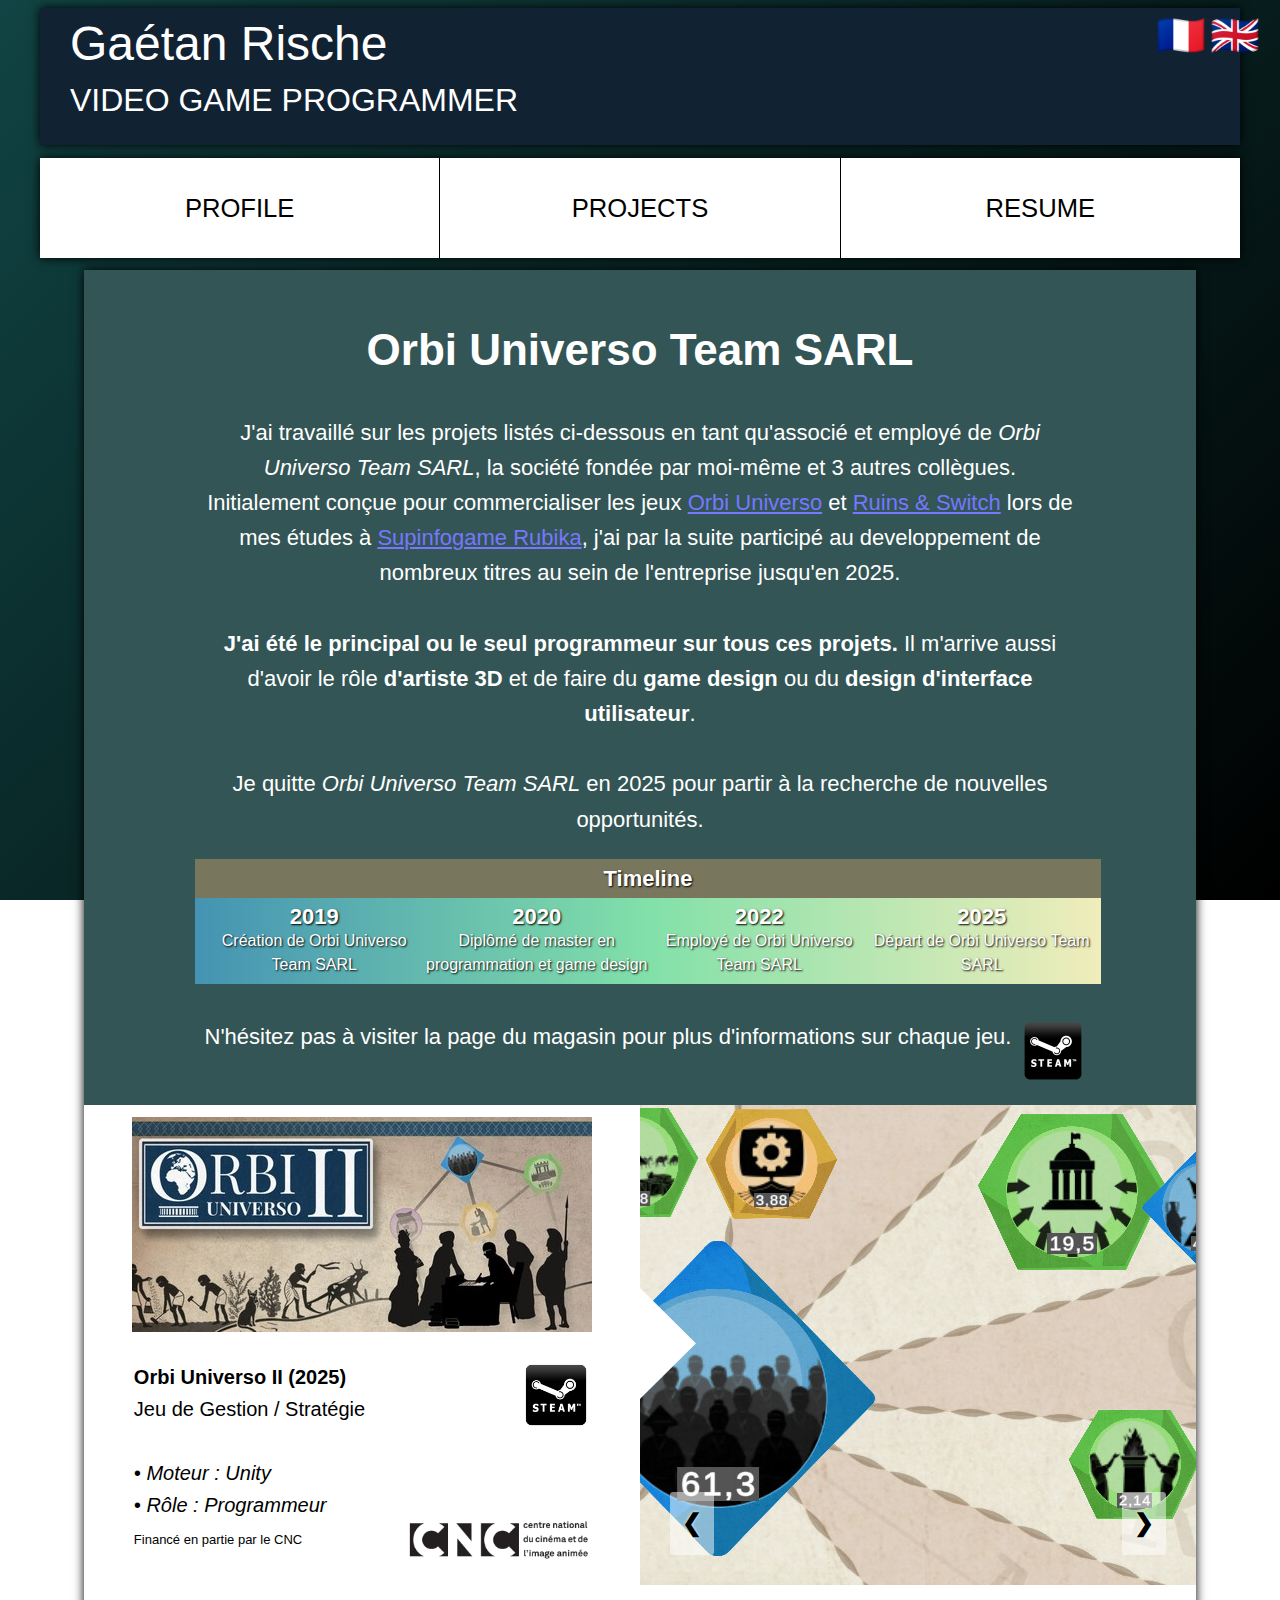
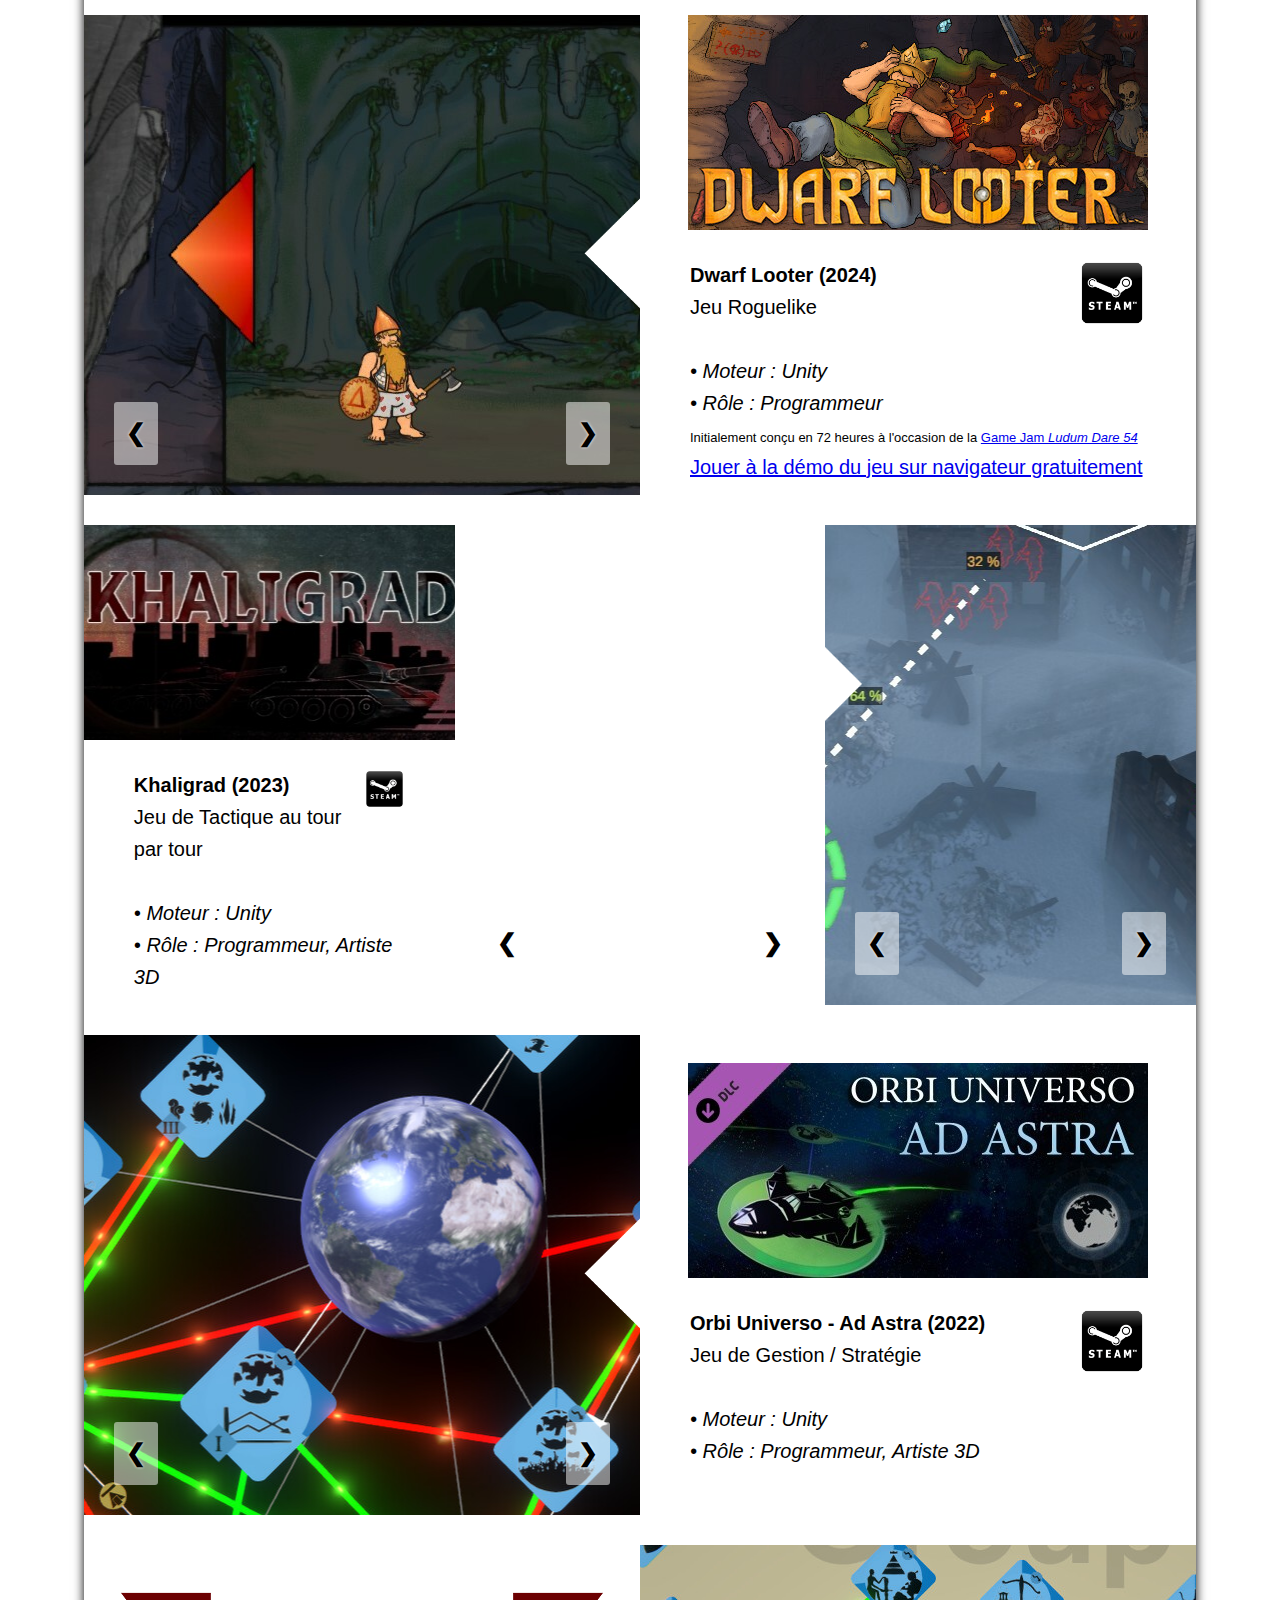
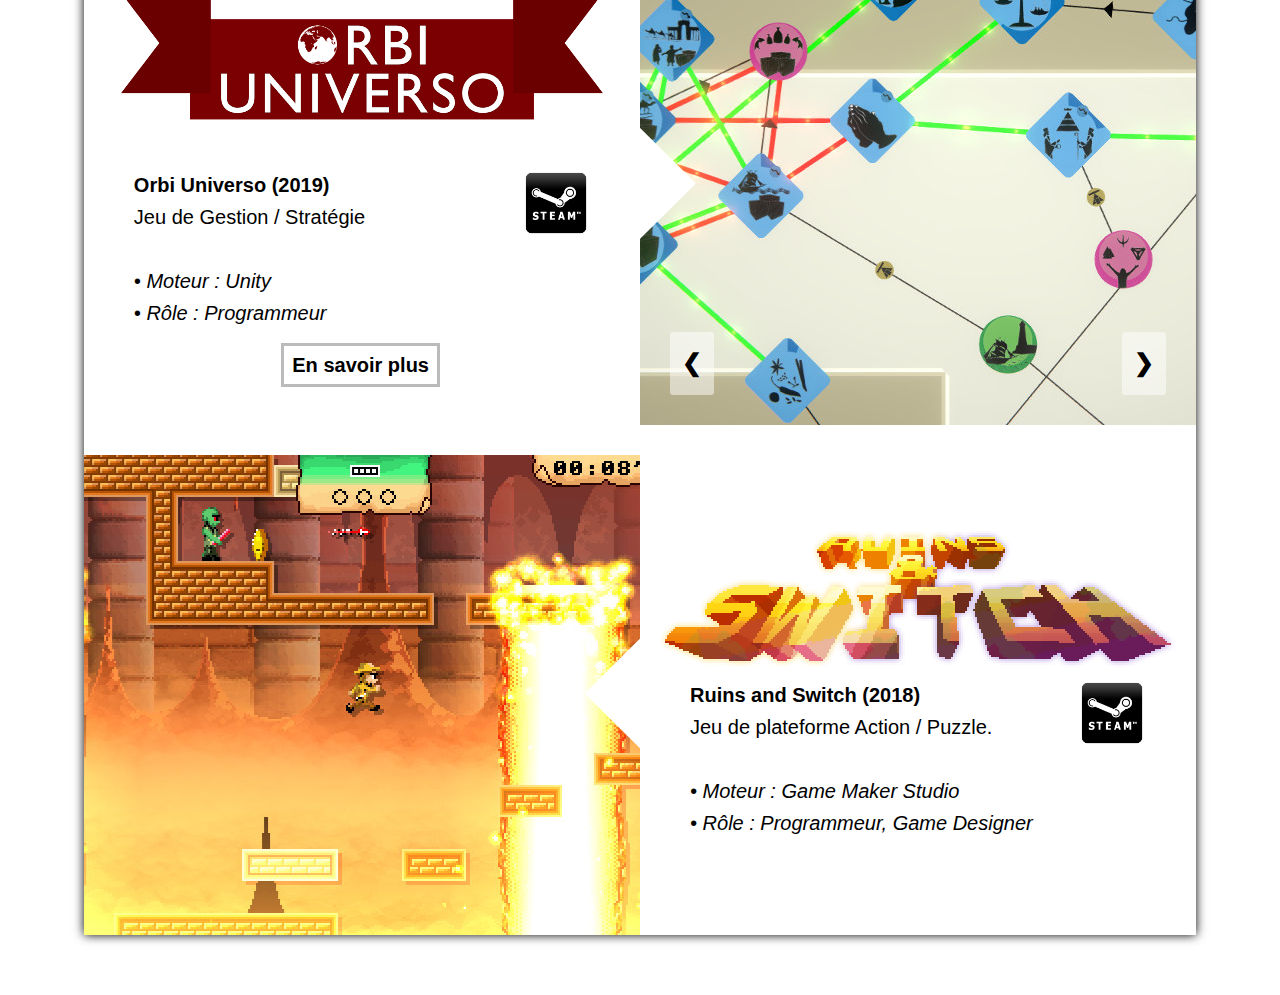
<file: Work.html>
<!DOCTYPE html>
<html lang="fr">
	<head>
		<title>Gaétan Rische's Website</title>
		<meta charset="utf-8"/>
		<link rel="stylesheet" href="Gaetan_web.css">
		<meta name="Gaétan Rische" content="Gaétan Rische's Website"/>
		<script type="text/javascript" src="AutoHeader.js"></script>
		<style>
            #renderCanvas {
                width: 100%;
                height: 100%;
                touch-action: none;
            }
			#canvas-wrap { position:relative; height: 100%; } /* Make this a positioned parent */
			#overlay     { position:absolute; top:0px; left:0px; width: 100%; height: 100%; }
        </style>
		
		<script src="https://cdn.babylonjs.com/babylon.js"></script>
		<script src="https://cdn.babylonjs.com/loaders/babylonjs.loaders.min.js"></script>
	</head>
  
	<body class="body" onLoad="InitializeMenu(false)">	

		<!--TOUT LE RESTE-->
		<!--<script src="Slides.js" type="text/javascript"></script>-->
		<div class="main">
			
			<article style="background-color: #355; color: #ffffff; padding: 15px 10%; font-size: 22px; text-align: center; height: auto; width: 80%; display:block;">
				<h1>Orbi Universo Team SARL</h1>
				<p>
					J'ai travaillé sur les projets listés ci-dessous en tant qu'associé et employé de <i>Orbi Universo Team SARL</i>, la société fondée par moi-même et 3 autres collègues.
					<br>
					Initialement conçue pour commercialiser les jeux <a href="#SOrbiUniverso" style="color:#77f">Orbi Universo</a> et <a href="#SRaS" style="color:#77f">Ruins & Switch</a> lors de mes études à <a href="https://rubika-edu.com/" style="color:#77f">Supinfogame Rubika</a>, j'ai par la suite participé au developpement de nombreux titres au sein de l'entreprise jusqu'en 2025.
					<br>
					<br>
					<b>J'ai été le principal ou le seul programmeur sur tous ces projets.</b> Il m'arrive aussi d'avoir le rôle <b>d'artiste 3D</b> et de faire du <b>game design</b> ou du <b>design d'interface utilisateur</b>.
					<br>
					<br>
					Je quitte <i>Orbi Universo Team SARL</i> en 2025 pour partir à la recherche de nouvelles opportunités.
				</p>
				<div style="padding: 2px 8px; text-align: center; background: rgba(120, 118, 93, 1); width:100%; text-shadow: 1px 1px 2px #000000">
					<b>Timeline</b>
				</div>
				<div style="padding: 8px 8px; background: linear-gradient(90deg,rgba(68, 147, 179, 1) 0%, rgba(130, 224, 169, 1) 50%, rgba(240, 237, 187, 1) 100%); width:100%; display:flex; overflow:auto; ">
					<div style="width:50%; text-align: center; text-shadow: 1px 1px 2px #000000; line-height: 100%;">
						<b>2019</b>
						<br>
						<font size="3">Création de Orbi Universo Team SARL</font>
					</div>
					<div style="width:50%; text-align: center; text-shadow: 1px 1px 2px #000000; line-height: 100%;">
						<b>2020</b>
						<br>
						<font size="3">Diplômé de master en programmation et game design</font>
					</div>
					<div style="width:50%; text-align: center; text-shadow: 1px 1px 2px #000000; line-height: 100%;">
						<b>2022</b>
						<br>
						<font size="3">Employé de Orbi Universo Team SARL</font>
					</div>
					<div style="width:50%; text-align: center; text-shadow: 1px 1px 2px #000000; line-height: 100%;">
						<b>2025</b>
						<br>
						<font size="3">Départ de Orbi Universo Team SARL</font>
					</div>
				</div>
				<br>
				N'hésitez pas à visiter la page du magasin pour plus d'informations sur chaque jeu.
				<img src="Images/Work/Logo_Steam.png" alt="Steam" align="right" style="max-width:64px; display:inline;">
				<br>
				<br>
			</article>
			
			<article class="sectionRight" id= "SOrbiUniverso2">
				<header></header>
				<div style="background-image:url(Images/Work/OrbiUniverso2_Title.jpg)">
					<p>
						<br><br><br><br><br><br><br>
						<b>Orbi Universo II (2025)</b>
						<a href="https://store.steampowered.com/app/2494920/Khaligrad/" title="Voir la page du magasin" rel="noopener noreferrer" target="_blank"><img class="hoverFade" src="Images/Work/Logo_Steam.png" alt="Steam" align="right" style="max-width:15%; display:inline;"></a>
						<br>
						Jeu de Gestion / Stratégie
						<br><br>
						<i>
						• Moteur : Unity
						<br>
						• Rôle : Programmeur
						</i>
						<br>
						<font size="2">Financé en partie par le CNC</font>
						<img src="Images/Work/Logo_CNC.png" alt="CNC" align="right" style="max-width:40%; display:inline;">
					</p>
				</div>
				<figure class="slideshow-container" style="background-image:url(Images/Work/OrbiUniverso2_1.jpg)">
					<img src="Images/TriangleRight.png" alt="" style="width:10%">
					<a class="slideshow-prev" onclick="plusSlides(-1, 'OrbiUniverso2', 4, ['Images/Work/OrbiUniverso2_1.jpg','Images/Work/OrbiUniverso2_2.jpg','Images/Work/OrbiUniverso2_3.jpg','Images/Work/OrbiUniverso2_4.jpg','Images/Work/OrbiUniverso2_5.jpg','Images/Work/OrbiUniverso2_6.jpg','Images/Work/OrbiUniverso2_7.jpg','Images/Work/OrbiUniverso2_8.jpg','Images/Work/OrbiUniverso2_9.jpg','Images/Work/OrbiUniverso2_10.jpg'])">&#10094;</a>
					<a class="slideshow-next" onclick="plusSlides(1, 'OrbiUniverso2', 4, ['Images/Work/OrbiUniverso2_1.jpg','Images/Work/OrbiUniverso2_2.jpg','Images/Work/OrbiUniverso2_3.jpg','Images/Work/OrbiUniverso2_4.jpg','Images/Work/OrbiUniverso2_5.jpg','Images/Work/OrbiUniverso2_6.jpg','Images/Work/OrbiUniverso2_7.jpg','Images/Work/OrbiUniverso2_8.jpg','Images/Work/OrbiUniverso2_9.jpg','Images/Work/OrbiUniverso2_10.jpg'])">&#10095;</a>
				</figure>
			</article>
			
			<div style="height:30px"> </div>
			
			<article class="sectionLeft">
				<header></header>
				<figure class="slideshow-container" style="background-image:url(Images/Work/DwarfLooter_1.jpg)">
					<img src="Images/TriangleRight.png" alt="" style="width:10%">
					<a class="slideshow-prev" onclick="plusSlides(-1, 'DwarfLooter', 3, ['Images/Work/DwarfLooter_1.jpg','Images/Work/DwarfLooter_2.jpg','Images/Work/DwarfLooter_3.jpg'])">&#10094;</a>
					<a class="slideshow-next" onclick="plusSlides(1, 'DwarfLooter', 3, ['Images/Work/DwarfLooter_1.jpg','Images/Work/DwarfLooter_2.jpg','Images/Work/DwarfLooter_3.jpg'])">&#10095;</a>
				</figure>
				<div style="background-image:url(Images/Work/DwarfLooter_Title.jpg)">
					<p>
						<br><br><br><br><br><br><br>
						<b>Dwarf Looter (2024)</b>
						<a href="https://store.steampowered.com/app/2494920/Khaligrad/" title="Voir la page du magasin" rel="noopener noreferrer" target="_blank"><img class="hoverFade" src="Images/Work/Logo_Steam.png" alt="Steam" align="right" style="max-width:15%; display:inline;"></a>
						<br>
						Jeu Roguelike
						<br><br>
						<i>
						• Moteur : Unity
						<br>
						• Rôle : Programmeur
						</i>
						<br>
						<font size="2.2">Initialement conçu en 72 heures à l'occasion de la <a href="https://ldjam.com/events/ludum-dare/54/dwarf-looter">Game Jam <i>Ludum Dare 54</i></a></font>
						<br>
						<a href="https://matthieu-riboulot.itch.io/dwarf-looter">Jouer à la démo du jeu sur navigateur gratuitement</a>
					</p>
				</div>
			</article>
			
			<div style="height:30px"> </div>
			
			<article class="sectionRight">
				<header></header>
				<div style="background-image:url(Images/Work/Khaligrad_Title.jpg)">
					<p>
						<br><br><br><br><br><br><br>
						<b>Khaligrad (2023)</b>
						<a href="https://store.steampowered.com/app/2494920/Khaligrad/" title="Voir la page du magasin" rel="noopener noreferrer" target="_blank"><img class="hoverFade" src="Images/Work/Logo_Steam.png" alt="Steam" align="right" style="max-width:15%; display:inline;"></a>
						<br>
						Jeu de Tactique au tour par tour
						<br><br>
						<i>
						• Moteur : Unity
						<br>
						• Rôle : Programmeur, Artiste 3D
						</i>
					</p>
				</div>
				<div id="canvas-wrap">
					<canvas id="renderCanvas" width="100%" height="100%"></canvas>
					<div id="overlay">
						<img src="Images/TriangleRight.png" alt="" style="width:10%; position:relative; transform: translate(0,-50%); top:50%">
						<a class="slideshow-prev" onclick="plusSlidesWith3D(-1, 'Khaligrad', 2, 'canvas-wrap', ['Images/Work/Khaligrad_1.jpg','Images/Work/Khaligrad_1.jpg','Images/Work/Khaligrad_2.jpg','Images/Work/Khaligrad_3.jpg','Images/Work/Khaligrad_4.jpg'])">&#10094;</a>
						<a class="slideshow-next" onclick="plusSlidesWith3D(1, 'Khaligrad', 2, 'canvas-wrap', ['Images/Work/Khaligrad_1.jpg','Images/Work/Khaligrad_1.jpg','Images/Work/Khaligrad_2.jpg','Images/Work/Khaligrad_3.jpg','Images/Work/Khaligrad_4.jpg'])">&#10095;</a>
					</div>
				</div>
				<figure class="slideshow-container" style="background-image:url(Images/Work/Khaligrad_1.jpg)">
					<img src="Images/TriangleRight.png" alt="" style="width:10%">
					<a class="slideshow-prev" onclick="plusSlidesWith3D(-1, 'Khaligrad', 2, 'canvas-wrap', ['Images/Work/Khaligrad_1.jpg','Images/Work/Khaligrad_1.jpg','Images/Work/Khaligrad_2.jpg','Images/Work/Khaligrad_3.jpg','Images/Work/Khaligrad_4.jpg'])">&#10094;</a>
					<a class="slideshow-next" onclick="plusSlidesWith3D(1, 'Khaligrad', 2, 'canvas-wrap', ['Images/Work/Khaligrad_1.jpg','Images/Work/Khaligrad_1.jpg','Images/Work/Khaligrad_2.jpg','Images/Work/Khaligrad_3.jpg','Images/Work/Khaligrad_4.jpg'])">&#10095;</a>
				</figure>
			</article>
			
			<div style="height:30px"> </div>
			
			<article class="sectionLeft">
				<header></header>
				<figure class="slideshow-container" style="background-image:url(Images/Work/AdAstra_1.jpg)">
					<img src="Images/TriangleRight.png" alt="" style="width:10%">
					<a class="slideshow-prev" onclick="plusSlides(-1, 'AdAstra', 0, ['Images/Work/AdAstra_1.jpg','Images/Work/AdAstra_2.jpg','Images/Work/AdAstra_3.jpg','Images/Work/AdAstra_4.jpg'])">&#10094;</a>
					<a class="slideshow-next" onclick="plusSlides(1, 'AdAstra', 0, ['Images/Work/AdAstra_1.jpg','Images/Work/AdAstra_2.jpg','Images/Work/AdAstra_3.jpg','Images/Work/AdAstra_4.jpg'])">&#10095;</a>
				</figure>
				<div style="background-image:url(Images/Work/AdAstra_Title.jpg)">
					<p>
						<br><br><br><br><br><br><br>
						<b>Orbi Universo - Ad Astra (2022)</b>
						<a href="https://store.steampowered.com/app/1996200/Orbi_Universo__Ad_Astra/" title="Voir la page du magasin" rel="noopener noreferrer" target="_blank"><img class="hoverFade" src="Images/Work/Logo_Steam.png" alt="Steam" align="right" style="max-width:15%; display:inline;"></a>
						<br>
						Jeu de Gestion / Stratégie
						<br><br>
						<i>
						• Moteur : Unity
						<br>
						• Rôle : Programmeur, Artiste 3D
						</i>
					</p>
				</div>
			</article>
			
			<div style="height:30px"> </div>
			
			<article class="sectionRight" id= "SOrbiUniverso">
				<header></header>
				<div style="background-image:url(Images/Work/OrbiUniverso_Title.png)">
					<p>
						<br><br><br><br><br>
						<b>Orbi Universo (2019)</b>
						<a href="https://store.steampowered.com/app/1090670/Orbi_Universo/" title="Voir la page du magasin" rel="noopener noreferrer" target="_blank"><img class="hoverFade" src="Images/Work/Logo_Steam.png" alt="Steam" align="right" style="max-width:15%; display:inline;"></a>
						<br>
						Jeu de Gestion / Stratégie
						<br><br>
						<i>
						• Moteur : Unity
						<br>
						• Rôle : Programmeur
						</i>
					</p>
					<b class="moreButton" onclick="location.href='Work/OrbiUniverso.html';">En savoir plus</b>
				</div>
				<figure class="slideshow-container" style="background-image:url(Images/Work/OrbiUniverso_1.jpg)">
					<img src="Images/TriangleRight.png" alt="" style="width:10%">
					<a class="slideshow-prev" onclick="plusSlides(-1, 'OrbiUniverso_', 1, ['Images/Work/OrbiUniverso_1.jpg','Images/Work/OrbiUniverso_2.jpg','Images/Work/OrbiUniverso_3.jpg'])">&#10094;</a>
					<a class="slideshow-next" onclick="plusSlides(1, 'OrbiUniverso_',1, ['Images/Work/OrbiUniverso_1.jpg','Images/Work/OrbiUniverso_2.jpg','Images/Work/OrbiUniverso_3.jpg'])">&#10095;</a>
				</figure>
			</article>
			
			<div style="height:30px"> </div>
			
			<article class="sectionLeft" id="SRaS">
				<header></header>
				<figure class="center-cropped" style="background-image:url(Images/Work/RaS.jpg)">
					<img src="Images/TriangleRight.png" alt="" style="width:10%">
				</figure>
				<div style="background-image:url(Images/Work/RaS_Title.png)">
					<p>
						<br><br><br><br>
						<b>Ruins and Switch (2018)</b>
						<a href="https://store.steampowered.com/app/1898410/Ruins__Switch/" title="Voir la page du magasin" rel="noopener noreferrer" target="_blank"><img class="hoverFade" src="Images/Work/Logo_Steam.png" alt="Itchio" align="right" style="max-width:15%; display:inline;"></a>
						<br>
						Jeu de plateforme Action / Puzzle.
						<br><br>
						<i>
						• Moteur : Game Maker Studio
						<br>
						• Rôle : Programmeur, Game Designer
						</i>
					</p>
				</div>
			</article>
			
		</div>
		
		<script>
			//await BABYLON.ImportMeshAsync("Meshes/TankPz.glb", scene, { meshNames: "" }).then((result)=> {
			//		for(let i = 0; i < result.meshes.length; i++){
			//			console.log(result.meshes[i].name);
			//		}
			//	});
			
			const canvas = document.getElementById("renderCanvas"); // Get the canvas element
			const engine = new BABYLON.Engine(canvas, true); // Generate the BABYLON 3D engine
			var moveDistanceHorizontal = 4;
			var moveDistanceVertical = 2;
			var targetAlpha = 0;
			var targetBeta = 0;
			var alphaRotation = 0;
			var alphaRotationSpeed = 0.000002;

			var createScene = function () {
				// This creates a basic Babylon Scene object (non-mesh)
				var scene = new BABYLON.Scene(engine);
				

				var camera = new BABYLON.ArcRotateCamera("arcCamera", 0, Math.PI/3, 15, BABYLON.Vector3.Zero(), scene);
				
				
			
				// Async loading list
				var promises = [];
				promises.push(BABYLON.ImportMeshAsync("https://raw.githubusercontent.com/Rische/Rische.github.io/refs/heads/master/Meshes/Diorama.glb", scene, { meshNames: "" }));
				
				// Callback when assets are loaded
				Promise.all(promises).then(function(result) {
					/*
					console.log(result);
					for(let i = 0; i < result.length; i++){
						for(let j = 0; j < result[i].meshes.length; j++)
						{
							if(result[i].meshes[j].name === tank1bodyName)
								tank1body = result[i].meshes[j];
							else if(result[i].meshes[j].name === tank1turretName)
								tank1turret = result[i].meshes[j];
						}
					}
					*/
					
					// Finished loading.
					
					camera.setTarget( new BABYLON.Vector3(0, 0.5, 0) );
					camera.fov = 0.3;

					scene.activeCameras.push(camera);
					scene.clearColor = new BABYLON.Color4(0.21,0.28,0.35,1);
					//scene.fogMode = 2;
					//scene.fogDensity = 0.03;
					//scene.fogColor = new BABYLON.Color3(scene.clearColor.r, scene.clearColor.g, scene.clearColor.b);


					var light1 = new BABYLON.DirectionalLight("light", new BABYLON.Vector3(0, -1, 1), scene);
					light1.diffuse = new BABYLON.Color3(0.95,0.9,1);
					light1.intensity = 5;
					var light2 = new BABYLON.DirectionalLight("lightRed", new BABYLON.Vector3(0, -0.2, -2), scene);
					light2.diffuse = new BABYLON.Color3(1, 0.15, 0);
					light2.intensity = 3;
					var light3 = new BABYLON.DirectionalLight("lightBlue", new BABYLON.Vector3(2, -0.1, -1), scene);
					light3.diffuse = new BABYLON.Color3(0, 0, 1);
					light3.intensity = 2;

					// Our built-in 'sphere' shape.
					//var sphere = BABYLON.MeshBuilder.CreateSphere("sphere", {diameter: 2, segments: 32}, scene);

					// Move the sphere upward 1/2 its height
					//sphere.position.y = 1;

					window.addEventListener('mousemove', function(event){
						 targetAlpha = event.clientX / screen.width * -moveDistanceHorizontal + 1.5;
						 targetBeta = 0.5+event.clientY / screen.height * (Math.PI-moveDistanceVertical);
					})

					window.addEventListener('touchmove', function(event){
						if(event.touches.length > 0){
							var touch = event.touches.item(0);
							targetAlpha = touch.clientX / screen.width * -moveDistanceHorizontal + 1.5;
							targetBeta = 0.5+touch.clientY / screen.height * (Math.PI-moveDistanceVertical)
						}
					})

					scene.onBeforeRenderObservable.add(() => {
						//alphaRotation = (alphaRotation + alphaRotationSpeed * scene.deltaTime) % (Math.PI * 2);
						camera.alpha = alphaRotation + BABYLON.Scalar.Lerp(camera.alpha, targetAlpha, scene.deltaTime/500 );
						camera.beta = BABYLON.Scalar.Lerp(camera.beta, targetBeta, scene.deltaTime/500 );
					});
					
				});
				
				return scene;
			};

			const scene = createScene(); //Call the createScene function
			// Register a render loop to repeatedly render the scene
			engine.runRenderLoop(function () {
					scene.render();
			});
			// Watch for browser/canvas resize events
			window.addEventListener("resize", function () {
					engine.resize();
			});
			
			var slideIndex = [0,0,0,0,0,0,0,0,0,0,0];
			
			function toggle3D(id3d, slideElement){
				var element3d = document.getElementById(id3d);
				if (element3d.style.display === "none") {
					element3d.style.display = "block";
					slideElement.style.display = "none";
					engine.resize();
				} else {
					element3d.style.display = "none";
					slideElement.style.display = "block";
					engine.resize();
				}
			}
			
			function plusSlides(offset, name, slide, images) {
				slideIndex[slide] = slideIndex[slide] + offset;
				if (slideIndex[slide] < 0) { slideIndex[slide] = images.length - 1; }
				if (slideIndex[slide] >= images.length) { slideIndex[slide] = 0; }
				showSlides(name, slideIndex[slide], images);
			}
			
			function plusSlidesWith3D(offset, name, slide, id3d, images) {
				var previousIndex = slideIndex[slide];
				plusSlides(offset, name, slide, images)
				if(previousIndex == 0 || slideIndex[slide] == 0){
					var x = document.getElementsByClassName("slideshow-container");
					for(let i = 0; i < x.length; i++){
						if(x[i].style.backgroundImage.includes(name)){
							toggle3D(id3d, x[i]);
							break;
						}
					}
				}
			}
			
			// Disable slide show for Khaligrad.
			var x = document.getElementsByClassName("slideshow-container");
			for(let i = 0; i < x.length; i++){
				if(x[i].style.backgroundImage.includes("Khaligrad")){
					x[i].style.display = "none";
					engine.resize();
					break;
				}
			}

			function showSlides(name, image, images) {
			  var x = document.getElementsByClassName("slideshow-container");
			  for(let i = 0; i < x.length; i++){
				if(x[i].style.backgroundImage.includes(name)){
					x[i].style.backgroundImage = "url("+images[image]+")";
					break;
				}
			  }
			}
		</script>
	</body>
</html>
</file>
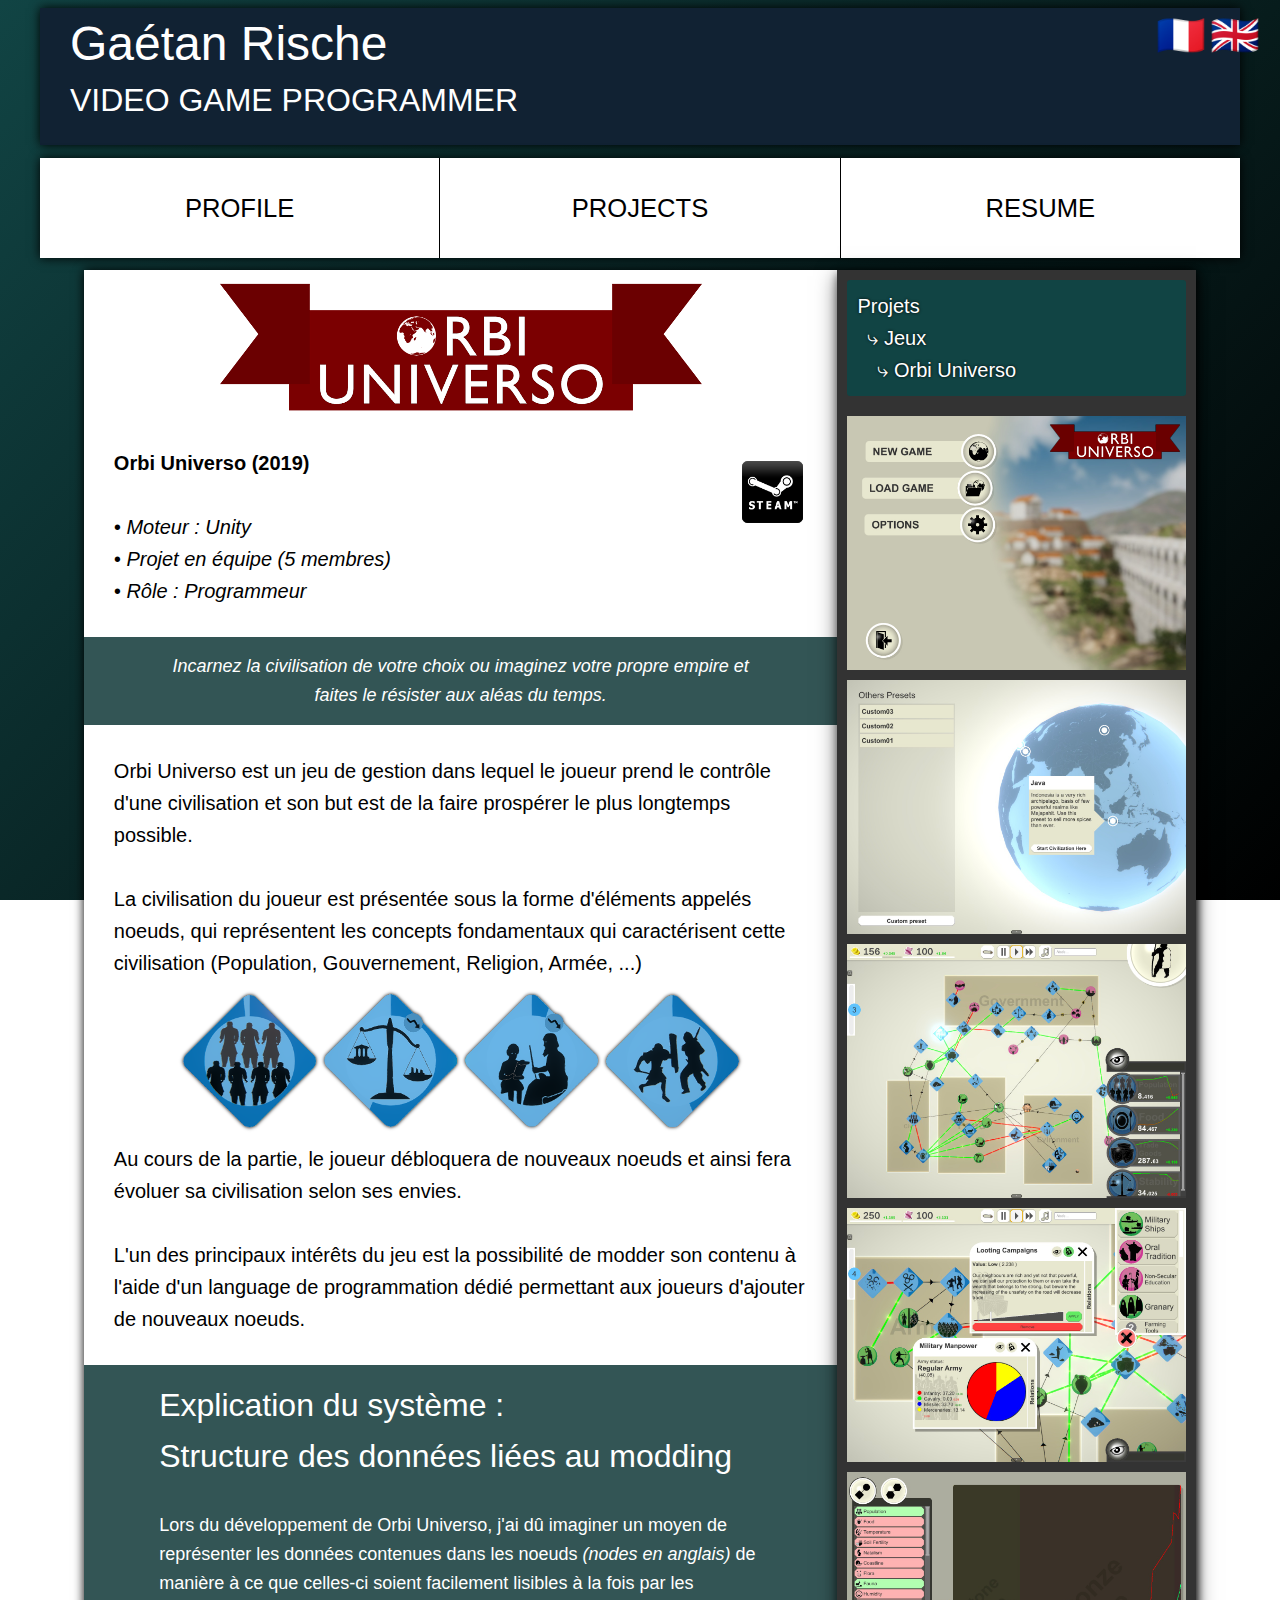
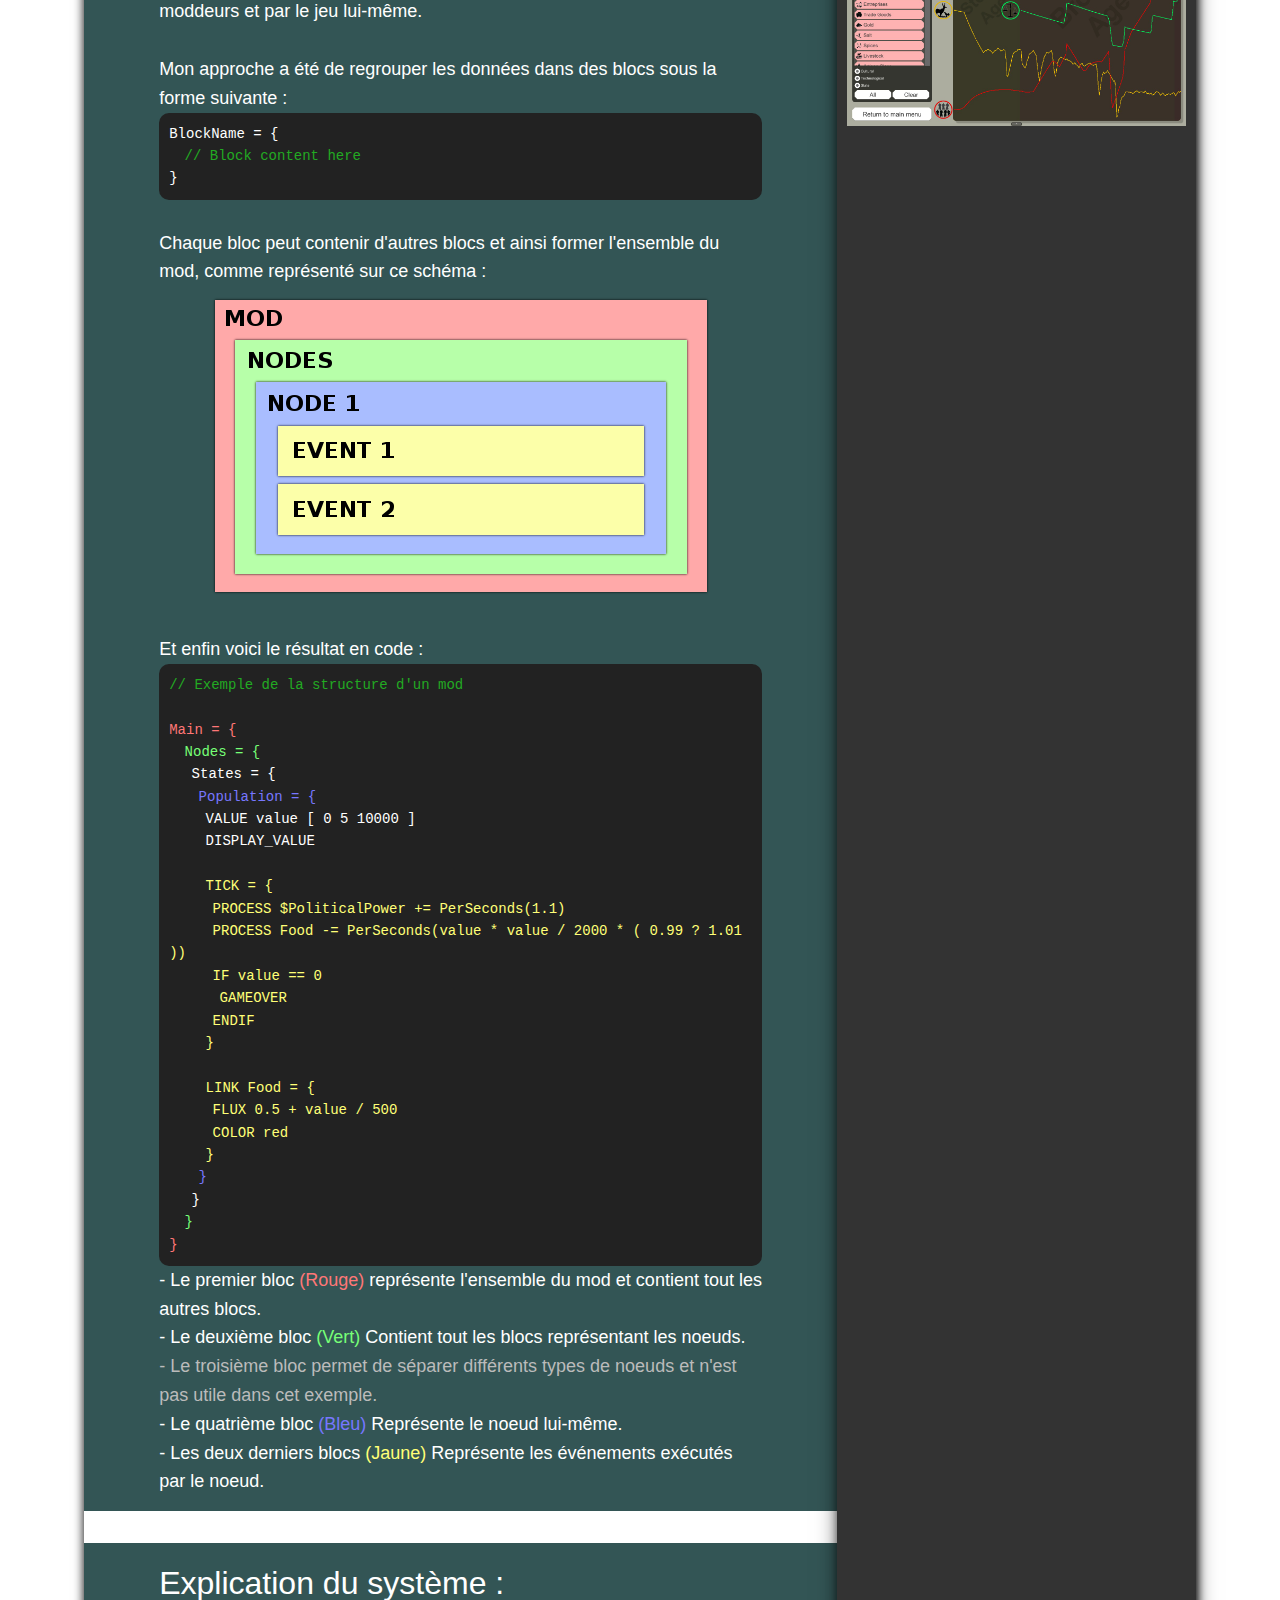
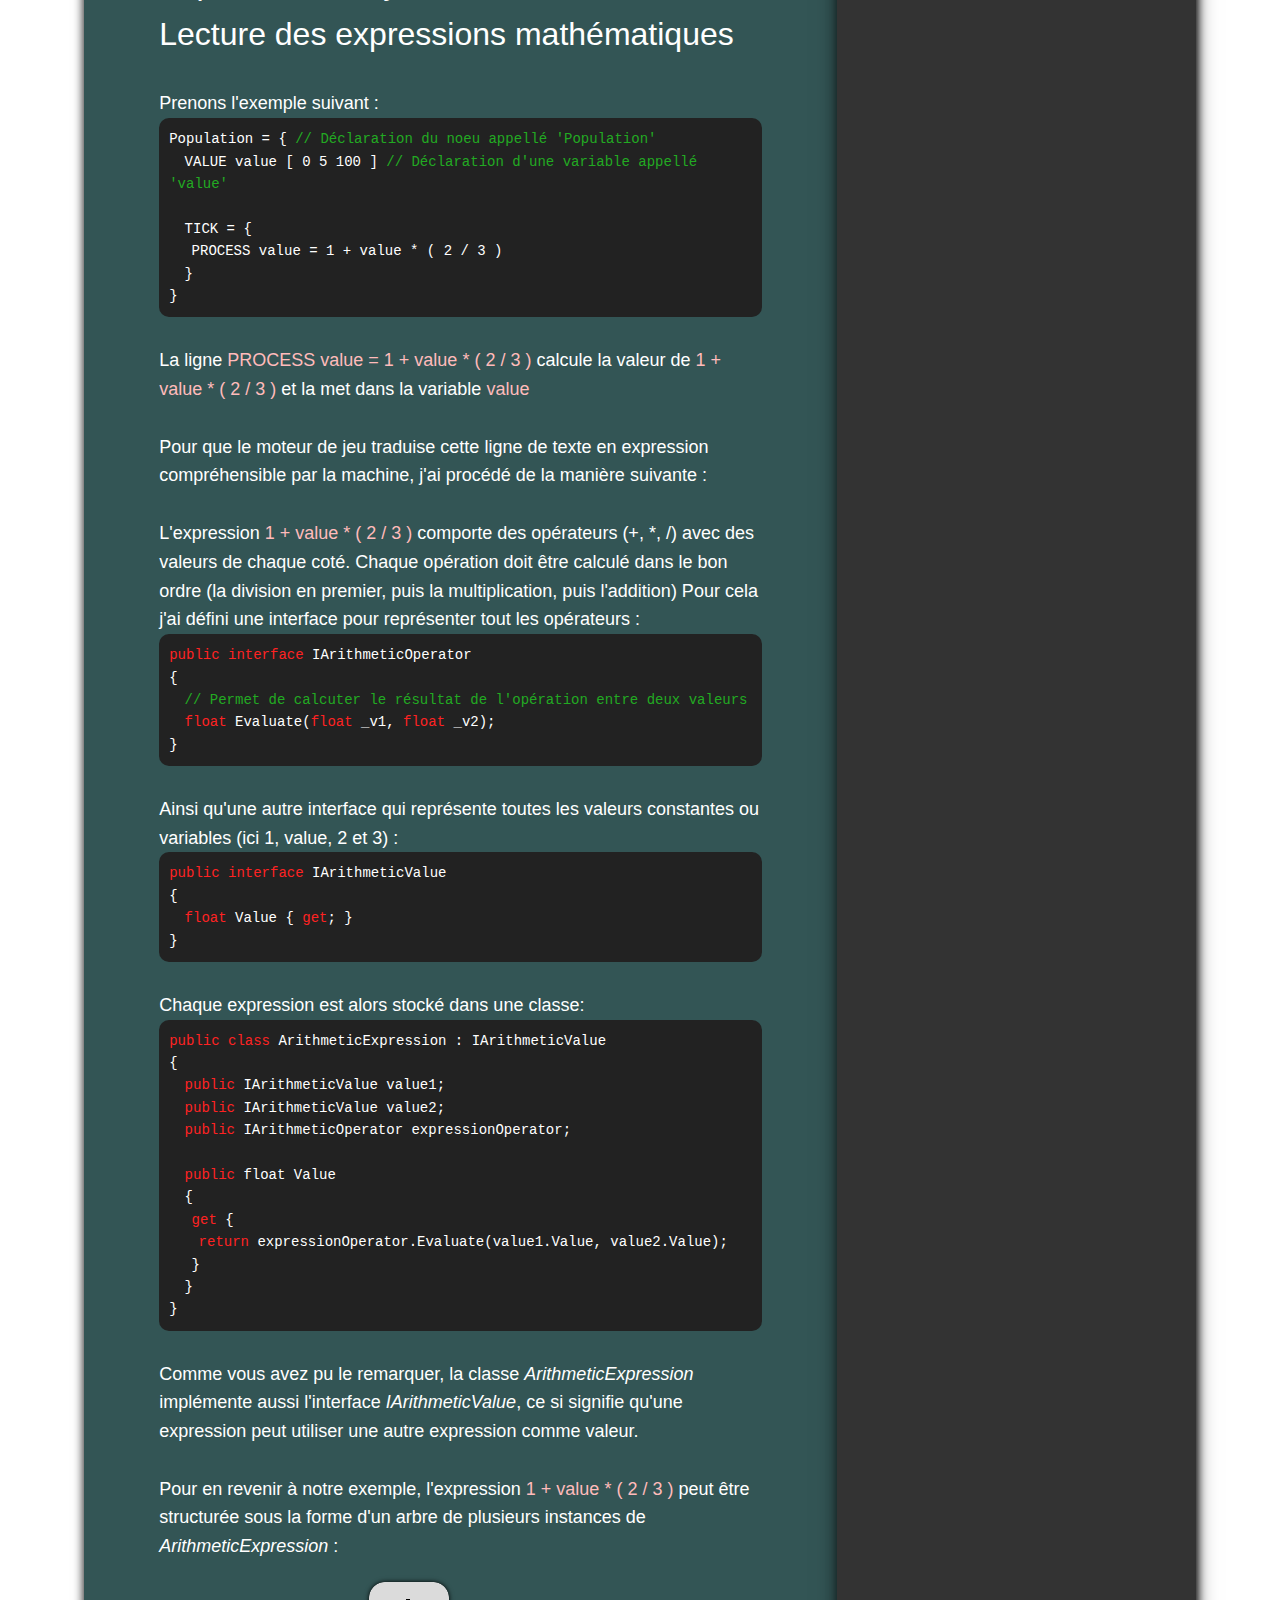
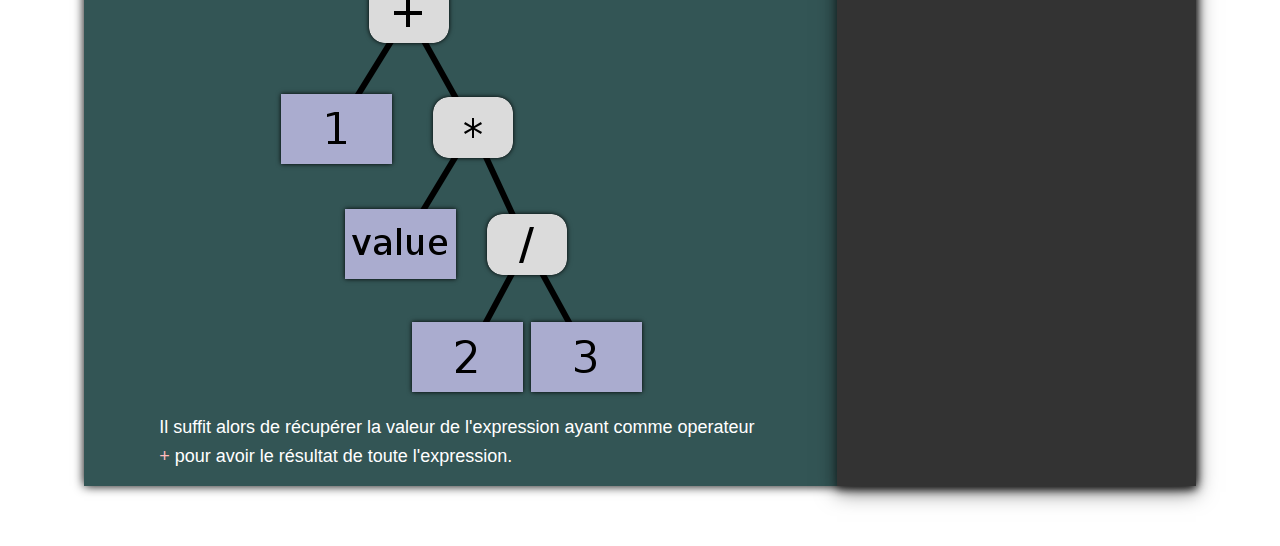
<file: Games/OrbiUniverso.html>
<!DOCTYPE html>
<html lang="fr">
	<head>
		<title>Gaétan Rische's Website</title>
		<meta charset="utf-8"/>
		<link rel="stylesheet" href="../Games_web.css">
		<meta name="Gaétan Rische" content="Gaétan Rische's Website"/>
		<script type="text/javascript" src="../AutoHeader.js"></script>
	</head>
  
	<body class="body" onLoad="InitializeMenu(true)">
		
		<!--TOUT LE RESTE-->
		<div class="main">
			<article>
				<header></header>
				<div>
					<img src="../Images/Games/OrbiUniverso_Title.png" alt="Title">
					<p>
						<b>Orbi Universo (2019)</b>
						<a href="https://store.steampowered.com/app/1090670/Orbi_Universo/" rel="noopener noreferrer" target="_blank"><img src="../Images/Games/Logo_Steam.png" alt="Steam" align="right" style="max-width:10%; display:inline;"></a>
						<br><br>
						<i>
						• Moteur : Unity
						<br>
						• Projet en équipe (5 membres)
						<br>
						• Rôle : Programmeur
						</i>
					</p>
					<div>
						<i>Incarnez la civilisation de votre choix ou imaginez votre propre empire et faites le résister aux aléas du temps.</i>
					</div>
					<p>
						Orbi Universo est un jeu de gestion dans lequel le joueur prend le contrôle d'une civilisation et son but est de la faire prospérer le plus longtemps possible.
						<br><br>
						La civilisation du joueur est présentée sous la forme d'éléments appelés noeuds, qui représentent les concepts fondamentaux qui caractérisent cette civilisation (Population, Gouvernement, Religion, Armée, ...)
						<img src="OrbiUniverso_Images/Exemple_01.png" alt="Example">
						Au cours de la partie, le joueur débloquera de nouveaux noeuds et ainsi fera évoluer sa civilisation selon ses envies.
						<br><br>
						L'un des principaux intérêts du jeu est la possibilité de modder son contenu à l'aide d'un language de programmation dédié permettant aux joueurs d'ajouter de nouveaux noeuds.
					</p>
					<div>
						<div class="explanation">
							<font size=6>Explication du système :<br>Structure des données liées au modding</font>
							<br><br>
							Lors du développement de Orbi Universo, j'ai dû imaginer un moyen de représenter les données contenues
							dans les noeuds <i>(nodes en anglais)</i> de manière à ce que celles-ci soient facilement lisibles à la fois par les moddeurs et
							par le jeu lui-même.
							<br>
							<br>
							Mon approche a été de regrouper les données dans des blocs sous la forme suivante :
							<div class="code">
								BlockName = {</font>
								<br><font color="#22aa22">&ensp;	// Block content here</font>
								<br>}
							</div>
							<br>
							Chaque bloc peut contenir d'autres blocs et ainsi former l'ensemble du mod, comme représenté sur ce schéma :
							<img src="OrbiUniverso_Images/Code_01.png" alt="Example">
							<br>
							Et enfin voici le résultat en code :
							<div class="code">
								<font color="#22aa22">// Exemple de la structure d'un mod</font>
								<br>
								<br><font color="#f77">Main = {</font>
								<br><font color="#7f7">&ensp;	Nodes = {</font>
								<br>&ensp;&ensp;		States = {
								<br><font color="#77f">&ensp;&ensp;&ensp;			Population = {</font>
								<br>&ensp;&ensp;&ensp;&ensp;				VALUE value [ 0 5 10000 ]
								<br>&ensp;&ensp;&ensp;&ensp;				DISPLAY_VALUE
								<br>&ensp;&ensp;&ensp;&ensp;				
								<font color="#ff7">
								<br>&ensp;&ensp;&ensp;&ensp;				TICK = {
								<br>&ensp;&ensp;&ensp;&ensp;&ensp;					PROCESS $PoliticalPower += PerSeconds(1.1)
								<br>&ensp;&ensp;&ensp;&ensp;&ensp;					PROCESS Food -= PerSeconds(value * value / 2000 * ( 0.99 ? 1.01 ))
								<br>&ensp;&ensp;&ensp;&ensp;&ensp;					IF value == 0
								<br>&ensp;&ensp;&ensp;&ensp;&ensp;&ensp;						GAMEOVER
								<br>&ensp;&ensp;&ensp;&ensp;&ensp;					ENDIF
								<br>&ensp;&ensp;&ensp;&ensp;				}
								<br>&ensp;&ensp;&ensp;&ensp;
								<br>&ensp;&ensp;&ensp;&ensp;				LINK Food = {
								<br>&ensp;&ensp;&ensp;&ensp;&ensp;					FLUX 0.5 + value / 500
								<br>&ensp;&ensp;&ensp;&ensp;&ensp;					COLOR red
								<br>&ensp;&ensp;&ensp;&ensp;				}
								</font>
								<br><font color="#77f">&ensp;&ensp;&ensp;			}</font>	
								<br>&ensp;&ensp;		}
								<br><font color="#7f7">&ensp;	}</font>
								<br><font color="#f77">}</font>
							</div>
							- Le premier bloc <font color="#f77">(Rouge)</font> représente l'ensemble du mod et contient tout les autres blocs.
							<br>
							- Le deuxième bloc <font color="#7f7">(Vert)</font> Contient tout les blocs représentant les noeuds.
							<br>
							<font color="#bbb">- Le troisième bloc permet de séparer différents types de noeuds et n'est pas utile dans cet exemple.</font>
							<br>
							- Le quatrième bloc <font color="#77f">(Bleu)</font> Représente le noeud lui-même.
							<br>
							- Les deux derniers blocs <font color="#ff7">(Jaune)</font> Représente les événements exécutés par le noeud.
						</div>
					</div>
					<br>
					<div>
						<div class="explanation">
							<font size=6>Explication du système :<br>Lecture des expressions mathématiques</font>
							<br><br>
							Prenons l'exemple suivant :
							<div class="code">
								Population = { <font color="#2a2">// Déclaration du noeu appellé 'Population'</font>
								<br>&ensp;	VALUE value [ 0 5 100 ] <font color="#2a2">// Déclaration d'une variable appellé 'value'</font>
								<br>&ensp;	
								<br>&ensp;	TICK = {
								<br>&ensp;&ensp;		PROCESS value = 1 + value * ( 2 / 3 )
								<br>&ensp;	}
								<br>}	
							</div>
							<br>
							La ligne <font color="#fbb">PROCESS value = 1 + value * ( 2 / 3 )</font> calcule la valeur de <font color="#fbb">1 + value * ( 2 / 3 )</font> et la met dans la variable <font color="#fbb">value</font>
							<br><br>
							Pour que le moteur de jeu traduise cette ligne de texte en expression compréhensible par la machine, j'ai procédé de la manière suivante :
							<br><br>
							L'expression <font color="#fbb">1 + value * ( 2 / 3 )</font> comporte des opérateurs (+, *, /) avec des valeurs de chaque coté.
							Chaque opération doit être calculé dans le bon ordre (la division en premier, puis la multiplication, puis l'addition)
							Pour cela j'ai défini une interface pour représenter tout les opérateurs :
							<div class="code">
								<font color="#f22">public interface</font> IArithmeticOperator
								<br>{
								<br>&ensp;	<font color="#2a2">// Permet de calcuter le résultat de l'opération entre deux valeurs</font>
								<br>&ensp;	<font color="#f22">float</font> Evaluate(<font color="#f22">float</font> _v1, <font color="#f22">float</font> _v2);
								<br>}	
							</div>
							<br>
							Ainsi qu'une autre interface qui représente toutes les valeurs constantes ou variables (ici 1, value, 2 et 3) :
							<div class="code">
								<font color="#f22">public interface</font> IArithmeticValue
								<br>{
								<br>&ensp;	<font color="#f22">float</font> Value { <font color="#f22">get</font>; }
								<br>}	
							</div>
							<br>
							Chaque expression est alors stocké dans une classe:
							<div class="code">
								<font color="#f22">public class</font> ArithmeticExpression : IArithmeticValue
								<br>{
								<br>&ensp;	<font color="#f22">public</font> IArithmeticValue value1;
								<br>&ensp;	<font color="#f22">public</font> IArithmeticValue value2;
								<br>&ensp;	<font color="#f22">public</font> IArithmeticOperator expressionOperator;
								<br>&ensp;
								<br>&ensp;	<font color="#f22">public</font> float Value
								<br>&ensp;	{
								<br>&ensp;&ensp;		<font color="#f22">get</font> {
								<br>&ensp;&ensp;&ensp;			<font color="#f22">return</font> expressionOperator.Evaluate(value1.Value, value2.Value);
								<br>&ensp;&ensp;		}
								<br>&ensp;	}
								<br>}
							</div>
							<br>
							Comme vous avez pu le remarquer, la classe <i>ArithmeticExpression</i> implémente aussi l'interface <i>IArithmeticValue</i>, ce si signifie qu'une expression peut utiliser une autre expression comme valeur.
							<br><br>
							Pour en revenir à notre exemple, l'expression <font color="#fbb">1 + value * ( 2 / 3 )</font> peut être structurée sous la forme d'un arbre de plusieurs instances de <i>ArithmeticExpression</i> :
							<img src="OrbiUniverso_Images/Code_02.png" alt="Example">
							Il suffit alors de récupérer la valeur de l'expression ayant comme operateur <font color="#fbb">+</font> pour avoir le résultat de toute l'expression.
						</div>
					</div>
				</div>
				<div>
					<div>
						<a onclick="location.href='../Projects.html';">Projets</a><br>
						&ensp;⤷ <a onclick="location.href='../Games.html';">Jeux</a><br>
						&ensp;&ensp;⤷ Orbi Universo<br>
					</div>
					<img class="image-galery" src="OrbiUniverso_Images/ScreenShot_01.jpg" alt="ScreenShot_01" height="400" width="400" onclick="focusImage('OrbiUniverso_Images/ScreenShot_01.jpg')">
					<img class="image-galery" src="OrbiUniverso_Images/ScreenShot_02.jpg" alt="ScreenShot_02" height="400" width="400" onclick="focusImage('OrbiUniverso_Images/ScreenShot_02.jpg')">
					<img class="image-galery" src="OrbiUniverso_Images/ScreenShot_03.jpg" alt="ScreenShot_03" height="400" width="400" onclick="focusImage('OrbiUniverso_Images/ScreenShot_03.jpg')">
					<img class="image-galery" src="OrbiUniverso_Images/ScreenShot_04.jpg" alt="ScreenShot_04" height="400" width="400" onclick="focusImage('OrbiUniverso_Images/ScreenShot_04.jpg')">
					<img class="image-galery" src="OrbiUniverso_Images/ScreenShot_05.jpg" alt="ScreenShot_05" height="400" width="400" onclick="focusImage('OrbiUniverso_Images/ScreenShot_05.jpg')">
				</div>
			</article>
		</div>
		
		<!--IMAGE POPUP-->
		<div id="focusImage" style="display: none; position: fixed; top: 0px; left: 0px; width: calc(100% + 0px); height: calc(100% + 0px); background-color: rgba(0,0,0,0.5);" onclick="focusImage()">
			<img src="OrbiUniverso_Images/ScreenShot_01.jpg" alt="ScreenShot" style="position: absolute; margin: auto; top: 0; left: 0; right: 0; bottom: 0; height: 90%;">
		</div>
		<script>
			function focusImage(url){
				var foc = document.getElementById("focusImage");
				if(foc.style.display === "none"){
					foc.style.display = "block";
					foc.children[0].src = url;
				}else
					foc.style.display = "none";
			}
		</script>
	</body>
</html>
</file>
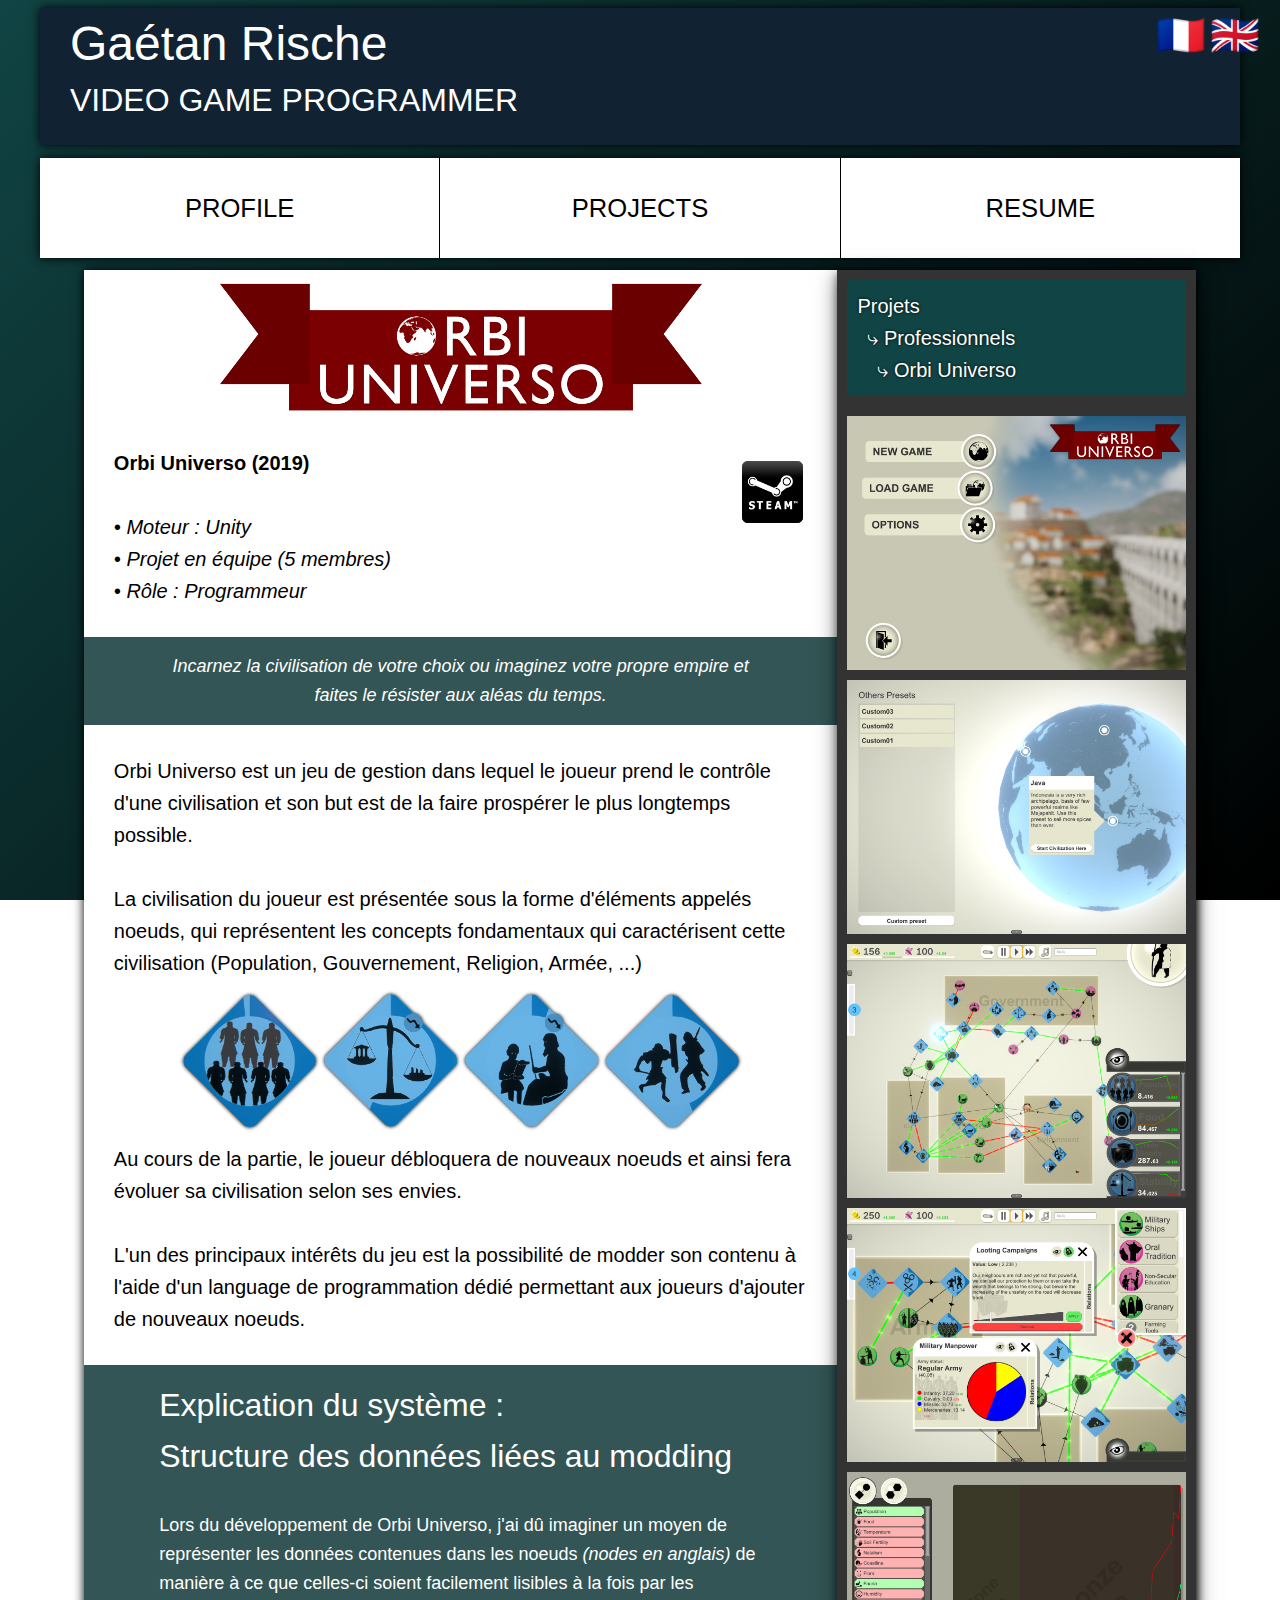
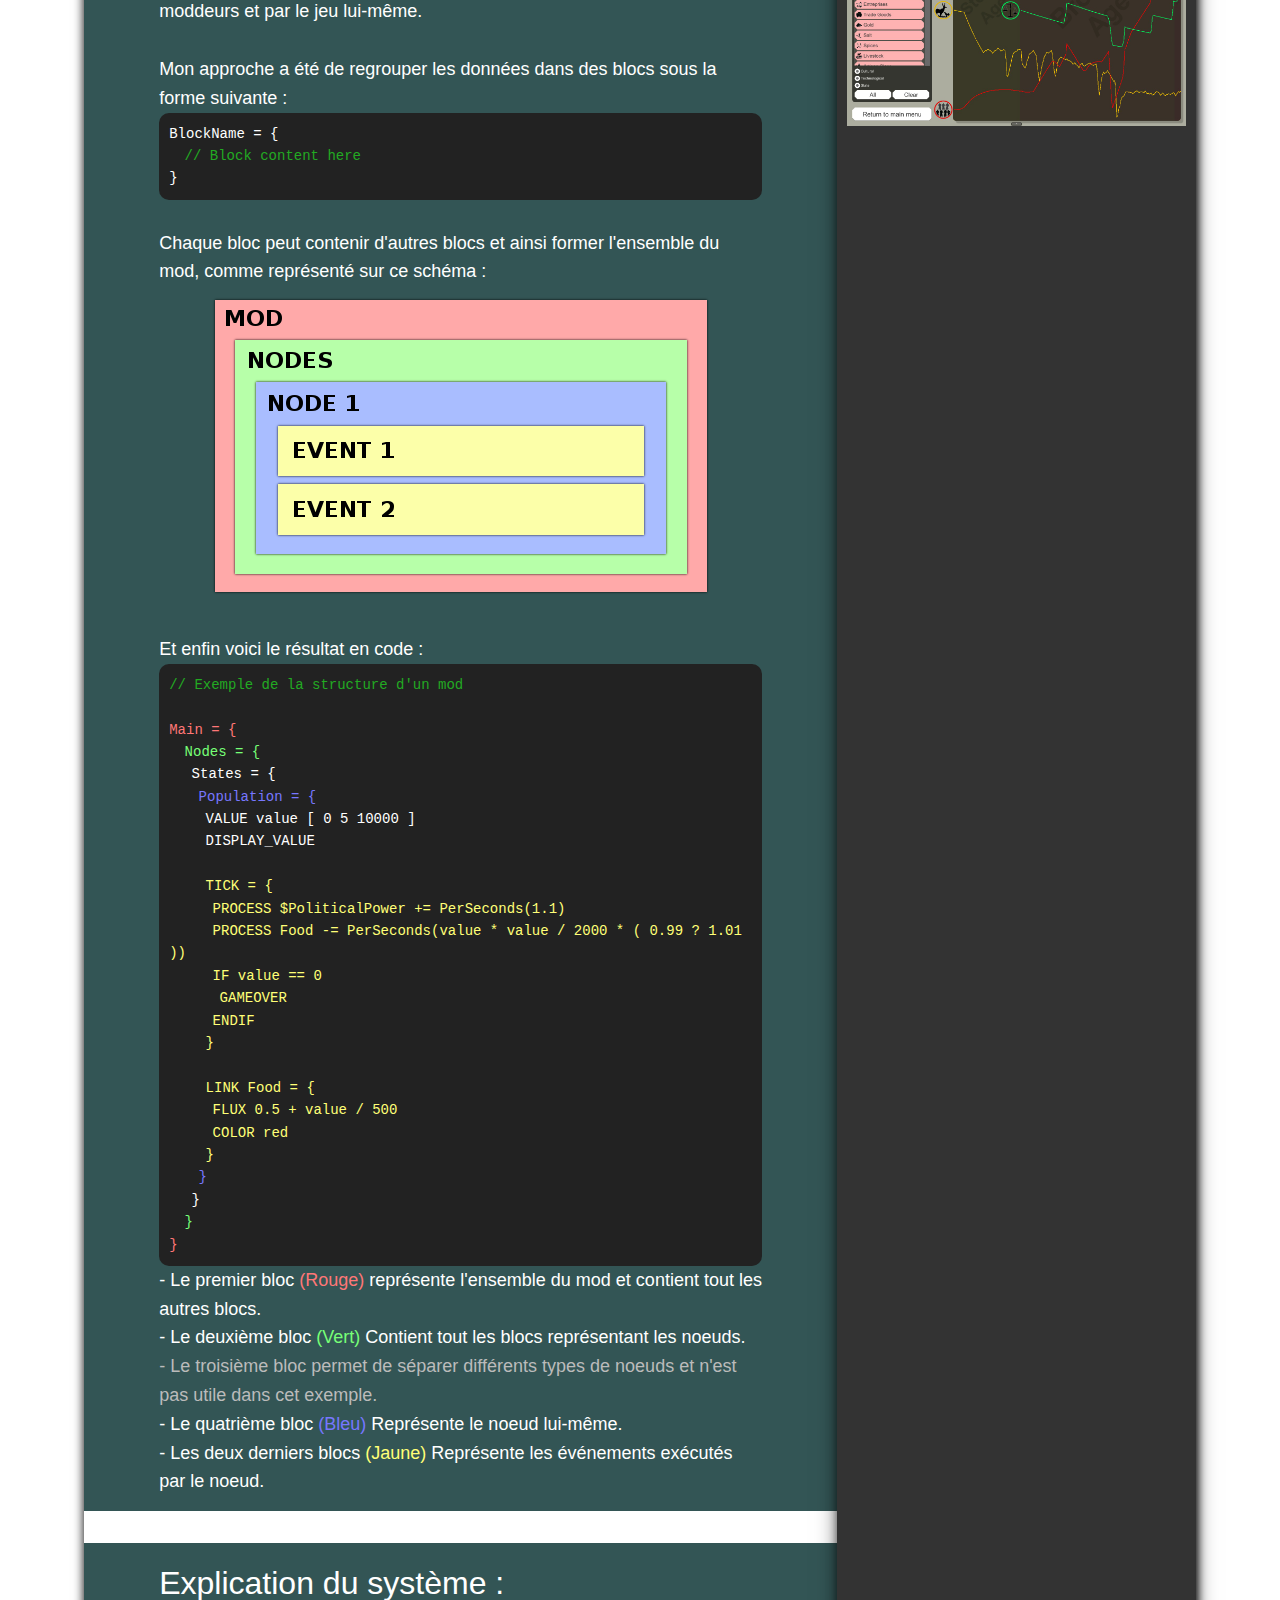
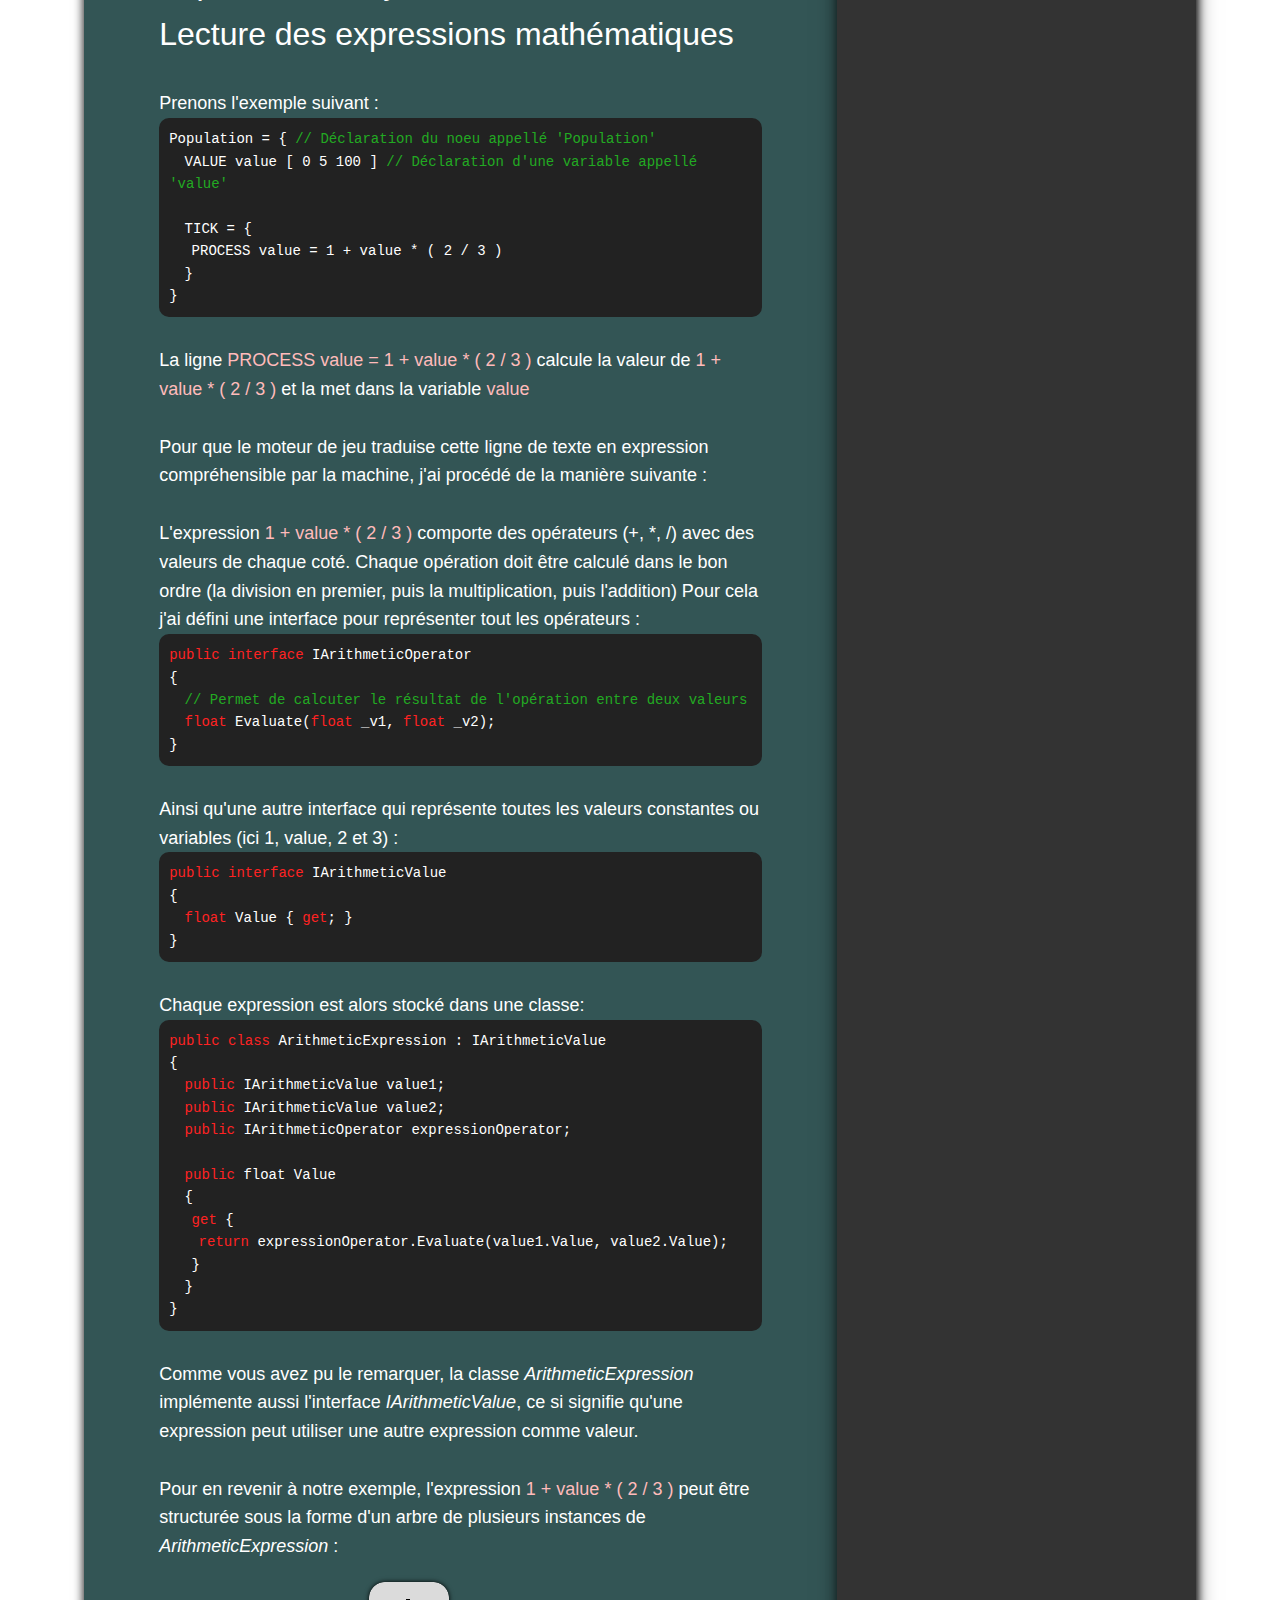
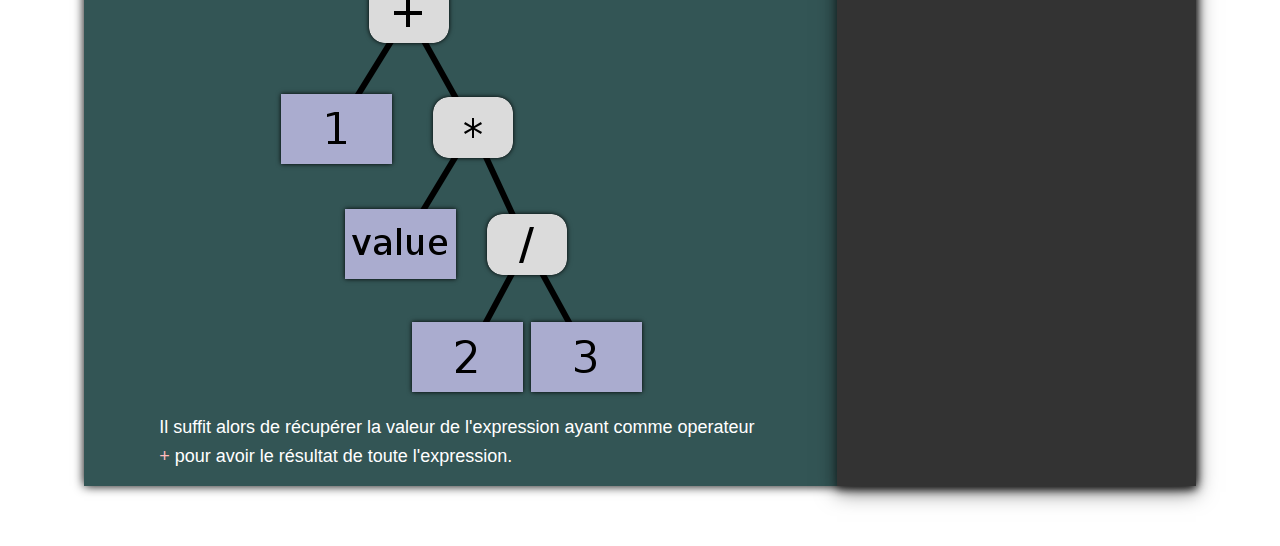
<file: Work/OrbiUniverso.html>
<!DOCTYPE html>
<html lang="fr">
	<head>
		<title>Gaétan Rische's Website</title>
		<meta charset="utf-8"/>
		<link rel="stylesheet" href="../Games_web.css">
		<meta name="Gaétan Rische" content="Gaétan Rische's Website"/>
		<script type="text/javascript" src="../AutoHeader.js"></script>
	</head>
  
	<body class="body" onLoad="InitializeMenu(true)">
		
		<!--TOUT LE RESTE-->
		<div class="main">
			<article>
				<header></header>
				<div>
					<img src="../Images/Work/OrbiUniverso_Title.png" alt="Title">
					<p>
						<b>Orbi Universo (2019)</b>
						<a href="https://store.steampowered.com/app/1090670/Orbi_Universo/" rel="noopener noreferrer" target="_blank"><img src="../Images/Work/Logo_Steam.png" alt="Steam" align="right" style="max-width:10%; display:inline;"></a>
						<br><br>
						<i>
						• Moteur : Unity
						<br>
						• Projet en équipe (5 membres)
						<br>
						• Rôle : Programmeur
						</i>
					</p>
					<div>
						<i>Incarnez la civilisation de votre choix ou imaginez votre propre empire et faites le résister aux aléas du temps.</i>
					</div>
					<p>
						Orbi Universo est un jeu de gestion dans lequel le joueur prend le contrôle d'une civilisation et son but est de la faire prospérer le plus longtemps possible.
						<br><br>
						La civilisation du joueur est présentée sous la forme d'éléments appelés noeuds, qui représentent les concepts fondamentaux qui caractérisent cette civilisation (Population, Gouvernement, Religion, Armée, ...)
						<img src="OrbiUniverso_Images/Exemple_01.png" alt="Example">
						Au cours de la partie, le joueur débloquera de nouveaux noeuds et ainsi fera évoluer sa civilisation selon ses envies.
						<br><br>
						L'un des principaux intérêts du jeu est la possibilité de modder son contenu à l'aide d'un language de programmation dédié permettant aux joueurs d'ajouter de nouveaux noeuds.
					</p>
					<div>
						<div class="explanation">
							<font size=6>Explication du système :<br>Structure des données liées au modding</font>
							<br><br>
							Lors du développement de Orbi Universo, j'ai dû imaginer un moyen de représenter les données contenues
							dans les noeuds <i>(nodes en anglais)</i> de manière à ce que celles-ci soient facilement lisibles à la fois par les moddeurs et
							par le jeu lui-même.
							<br>
							<br>
							Mon approche a été de regrouper les données dans des blocs sous la forme suivante :
							<div class="code">
								BlockName = {</font>
								<br><font color="#22aa22">&ensp;	// Block content here</font>
								<br>}
							</div>
							<br>
							Chaque bloc peut contenir d'autres blocs et ainsi former l'ensemble du mod, comme représenté sur ce schéma :
							<img src="OrbiUniverso_Images/Code_01.png" alt="Example">
							<br>
							Et enfin voici le résultat en code :
							<div class="code">
								<font color="#22aa22">// Exemple de la structure d'un mod</font>
								<br>
								<br><font color="#f77">Main = {</font>
								<br><font color="#7f7">&ensp;	Nodes = {</font>
								<br>&ensp;&ensp;		States = {
								<br><font color="#77f">&ensp;&ensp;&ensp;			Population = {</font>
								<br>&ensp;&ensp;&ensp;&ensp;				VALUE value [ 0 5 10000 ]
								<br>&ensp;&ensp;&ensp;&ensp;				DISPLAY_VALUE
								<br>&ensp;&ensp;&ensp;&ensp;				
								<font color="#ff7">
								<br>&ensp;&ensp;&ensp;&ensp;				TICK = {
								<br>&ensp;&ensp;&ensp;&ensp;&ensp;					PROCESS $PoliticalPower += PerSeconds(1.1)
								<br>&ensp;&ensp;&ensp;&ensp;&ensp;					PROCESS Food -= PerSeconds(value * value / 2000 * ( 0.99 ? 1.01 ))
								<br>&ensp;&ensp;&ensp;&ensp;&ensp;					IF value == 0
								<br>&ensp;&ensp;&ensp;&ensp;&ensp;&ensp;						GAMEOVER
								<br>&ensp;&ensp;&ensp;&ensp;&ensp;					ENDIF
								<br>&ensp;&ensp;&ensp;&ensp;				}
								<br>&ensp;&ensp;&ensp;&ensp;
								<br>&ensp;&ensp;&ensp;&ensp;				LINK Food = {
								<br>&ensp;&ensp;&ensp;&ensp;&ensp;					FLUX 0.5 + value / 500
								<br>&ensp;&ensp;&ensp;&ensp;&ensp;					COLOR red
								<br>&ensp;&ensp;&ensp;&ensp;				}
								</font>
								<br><font color="#77f">&ensp;&ensp;&ensp;			}</font>	
								<br>&ensp;&ensp;		}
								<br><font color="#7f7">&ensp;	}</font>
								<br><font color="#f77">}</font>
							</div>
							- Le premier bloc <font color="#f77">(Rouge)</font> représente l'ensemble du mod et contient tout les autres blocs.
							<br>
							- Le deuxième bloc <font color="#7f7">(Vert)</font> Contient tout les blocs représentant les noeuds.
							<br>
							<font color="#bbb">- Le troisième bloc permet de séparer différents types de noeuds et n'est pas utile dans cet exemple.</font>
							<br>
							- Le quatrième bloc <font color="#77f">(Bleu)</font> Représente le noeud lui-même.
							<br>
							- Les deux derniers blocs <font color="#ff7">(Jaune)</font> Représente les événements exécutés par le noeud.
						</div>
					</div>
					<br>
					<div>
						<div class="explanation">
							<font size=6>Explication du système :<br>Lecture des expressions mathématiques</font>
							<br><br>
							Prenons l'exemple suivant :
							<div class="code">
								Population = { <font color="#2a2">// Déclaration du noeu appellé 'Population'</font>
								<br>&ensp;	VALUE value [ 0 5 100 ] <font color="#2a2">// Déclaration d'une variable appellé 'value'</font>
								<br>&ensp;	
								<br>&ensp;	TICK = {
								<br>&ensp;&ensp;		PROCESS value = 1 + value * ( 2 / 3 )
								<br>&ensp;	}
								<br>}	
							</div>
							<br>
							La ligne <font color="#fbb">PROCESS value = 1 + value * ( 2 / 3 )</font> calcule la valeur de <font color="#fbb">1 + value * ( 2 / 3 )</font> et la met dans la variable <font color="#fbb">value</font>
							<br><br>
							Pour que le moteur de jeu traduise cette ligne de texte en expression compréhensible par la machine, j'ai procédé de la manière suivante :
							<br><br>
							L'expression <font color="#fbb">1 + value * ( 2 / 3 )</font> comporte des opérateurs (+, *, /) avec des valeurs de chaque coté.
							Chaque opération doit être calculé dans le bon ordre (la division en premier, puis la multiplication, puis l'addition)
							Pour cela j'ai défini une interface pour représenter tout les opérateurs :
							<div class="code">
								<font color="#f22">public interface</font> IArithmeticOperator
								<br>{
								<br>&ensp;	<font color="#2a2">// Permet de calcuter le résultat de l'opération entre deux valeurs</font>
								<br>&ensp;	<font color="#f22">float</font> Evaluate(<font color="#f22">float</font> _v1, <font color="#f22">float</font> _v2);
								<br>}	
							</div>
							<br>
							Ainsi qu'une autre interface qui représente toutes les valeurs constantes ou variables (ici 1, value, 2 et 3) :
							<div class="code">
								<font color="#f22">public interface</font> IArithmeticValue
								<br>{
								<br>&ensp;	<font color="#f22">float</font> Value { <font color="#f22">get</font>; }
								<br>}	
							</div>
							<br>
							Chaque expression est alors stocké dans une classe:
							<div class="code">
								<font color="#f22">public class</font> ArithmeticExpression : IArithmeticValue
								<br>{
								<br>&ensp;	<font color="#f22">public</font> IArithmeticValue value1;
								<br>&ensp;	<font color="#f22">public</font> IArithmeticValue value2;
								<br>&ensp;	<font color="#f22">public</font> IArithmeticOperator expressionOperator;
								<br>&ensp;
								<br>&ensp;	<font color="#f22">public</font> float Value
								<br>&ensp;	{
								<br>&ensp;&ensp;		<font color="#f22">get</font> {
								<br>&ensp;&ensp;&ensp;			<font color="#f22">return</font> expressionOperator.Evaluate(value1.Value, value2.Value);
								<br>&ensp;&ensp;		}
								<br>&ensp;	}
								<br>}
							</div>
							<br>
							Comme vous avez pu le remarquer, la classe <i>ArithmeticExpression</i> implémente aussi l'interface <i>IArithmeticValue</i>, ce si signifie qu'une expression peut utiliser une autre expression comme valeur.
							<br><br>
							Pour en revenir à notre exemple, l'expression <font color="#fbb">1 + value * ( 2 / 3 )</font> peut être structurée sous la forme d'un arbre de plusieurs instances de <i>ArithmeticExpression</i> :
							<img src="OrbiUniverso_Images/Code_02.png" alt="Example">
							Il suffit alors de récupérer la valeur de l'expression ayant comme operateur <font color="#fbb">+</font> pour avoir le résultat de toute l'expression.
						</div>
					</div>
				</div>
				<div>
					<div>
						<a onclick="location.href='../Projects.html';">Projets</a><br>
						&ensp;⤷ <a onclick="location.href='../Work.html';">Professionnels</a><br>
						&ensp;&ensp;⤷ Orbi Universo<br>
					</div>
					<img class="image-galery" src="OrbiUniverso_Images/ScreenShot_01.jpg" alt="ScreenShot_01" height="400" width="400" onclick="focusImage('OrbiUniverso_Images/ScreenShot_01.jpg')">
					<img class="image-galery" src="OrbiUniverso_Images/ScreenShot_02.jpg" alt="ScreenShot_02" height="400" width="400" onclick="focusImage('OrbiUniverso_Images/ScreenShot_02.jpg')">
					<img class="image-galery" src="OrbiUniverso_Images/ScreenShot_03.jpg" alt="ScreenShot_03" height="400" width="400" onclick="focusImage('OrbiUniverso_Images/ScreenShot_03.jpg')">
					<img class="image-galery" src="OrbiUniverso_Images/ScreenShot_04.jpg" alt="ScreenShot_04" height="400" width="400" onclick="focusImage('OrbiUniverso_Images/ScreenShot_04.jpg')">
					<img class="image-galery" src="OrbiUniverso_Images/ScreenShot_05.jpg" alt="ScreenShot_05" height="400" width="400" onclick="focusImage('OrbiUniverso_Images/ScreenShot_05.jpg')">
				</div>
			</article>
		</div>
		
		<!--IMAGE POPUP-->
		<div id="focusImage" style="display: none; position: fixed; top: 0px; left: 0px; width: calc(100% + 0px); height: calc(100% + 0px); background-color: rgba(0,0,0,0.5);" onclick="focusImage()">
			<img src="OrbiUniverso_Images/ScreenShot_01.jpg" alt="ScreenShot" style="position: absolute; margin: auto; top: 0; left: 0; right: 0; bottom: 0; height: 90%;">
		</div>
		<script>
			function focusImage(url){
				var foc = document.getElementById("focusImage");
				if(foc.style.display === "none"){
					foc.style.display = "block";
					foc.children[0].src = url;
				}else
					foc.style.display = "none";
			}
		</script>
	</body>
</html>
</file>
<file: Games_web.css>
@import "Base_web.css"; 

article{
	display: flex;
	width: 100%;
	height: auto;
	
	font-size: 20px;
	font-family:"Helvetica Neue", Helvetica, Arial, sans-serif;
	font-weight: normal;
	line-height: 1.6;
}
article > div:nth-child(2) {
	width: 100%;
}
article > div:nth-child(2) > div {
	background-color: #355;
	color: #ffffff;
	padding: 15px 10%;
	font-size: 18px;
	text-align: center;
}
article > div:nth-child(3) { /* Images */
	width: 500px;
	padding: 10px;
	background-color: #333;
	box-shadow: 0 4px 8px 0 rgba(0, 0, 0, 0.5), 0 6px 20px 0 rgba(0, 0, 0, 0.5);
}
article > div:nth-child(3) > div { /* Tree */
	color: white;
	border-radius: 3px;
	text-shadow: 0px 0px 3px #000;
	background-color: #144;
	padding: 10px;
	margin-bottom: 20px;
	-moz-user-select: none;
	-webkit-user-select: none;
}
article > div:nth-child(3) > div > a:hover { /* Tree item */
	color: #77f;
	transition: color 0.3s;
	cursor: pointer;
}
article > div > p {
	margin: 30px;
}
img {
    max-width: 100%;
    height: auto;
	display: block;
	margin: 10px auto;
}
figure{
	background-color: black;
	text-align: center;
	margin: 0;
}
.image-galery:hover{
	cursor: pointer;
}
.code{
	border-radius: 10px;
	font-family: Consolas,monaco,monospace;
	background-color: #222;
	padding: 10px;
	text-align: left;
	color: #ffffff;
	font-size: 14px;
}

.explanation{
	text-align: left;
}

.moreButton {
	-moz-user-select: none;
	-webkit-user-select: none;
	
	margin: auto;
	margin-left: 35.5%;
	width: 60%;
	border: 3px solid #BBBBBB;
	padding: 8px;
}

.moreButton:hover {
	border: 3px solid #144;
	background-color: #144;
	transition: color 0.3s, background-color 0.3s;
	color: white;
	cursor: pointer;
}

@media only screen and (max-width: 662px){
	article{
		display: block;
		width: 100%;
		height: 100%;
		
		font-size: 20px;
		font-family:"Helvetica Neue", Helvetica, Arial, sans-serif;
		font-weight: normal;
		line-height: 1.6;
	}
}
</file>
<file: Gaetan_web.css>
@import "Base_web.css"; 
@import "Slides.css"; 

article{
	display: flex;
	width: 100%;
	height: 480px;
	
	font-size: 20px;
	font-family:"Helvetica Neue", Helvetica, Arial, sans-serif;
	font-weight: normal;
	line-height: 1.6;
}
img {
    max-width: 100%;
    height: auto;
}
figure{
	background-color: black;
	text-align: center;
	margin: 0;
}

.outline {
	margin-top: 38%;
	display: inline-block;
	vertical-align: middle;
	line-height: normal;
    color: white;
	font-size: 40px;
    text-shadow:
    0px -2px 3px #000,
    0px 2px 3px #000,
    -2px 0px 3px #000,
    2px 0px 3px #000;
}

.subTitle {
	font-size: 24px;
}

.specs {
	font-size: 16px;
	line-height: 1.1;
}

.center-cropped {
	background-position: center center;
	background-repeat: no-repeat;
	/*background-size: 100% 100%;*/
	position:relative;
	
}

.moreButton {
	-moz-user-select: none;
	-webkit-user-select: none;
	
	margin: auto;
	margin-left: 35.5%;
	width: 60%;
	border: 3px solid #BBBBBB;
	padding: 8px;
}

.moreButton:hover {
	border: 3px solid #144;
	background-color: #144;
	transition: color 0.3s, background-color 0.3s;
	color: white;
	cursor: pointer;
}

.center {
    position: absolute;
    margin: auto;
    top: 0;
    left: 0;
    right: 0;
    bottom: 0;
}

.shadow {
    box-shadow: 0px 0px 0px rgba(0,0,0,0);
    transition: box-shadow 0.3s ease-in-out;
}

.shadow:hover {
    box-shadow: 0px 0px 10px rgba(0,0,0,1);
}

.sectionRight > div {
	margin: auto;
    width: 50%
}

.sectionRight > div > p {
	margin-left: 50px;
	margin-right: 50px;
}

.sectionRight > figure {
	margin: 0px;
	width: 50%
}

.sectionRight > figure > img {
	display: block;
	margin-left: 0;
	margin-top: 33%;
	-moz-user-select: none;
	-webkit-user-select: none;
}

.sectionLeft > figure {
    width: 50%
}

.sectionLeft > div {
	margin: auto;
	width: 50%
}

.sectionLeft > div > p {
	margin-left: 50px;
	margin-right: 50px;
}

.sectionLeft > figure > img {
	display: block;
	margin-left: 90.15%;
	margin-top: 33%;
	-webkit-transform: scaleX(-1);
	transform: scaleX(-1);
	-moz-user-select: none;
	-webkit-user-select: none;
}

.sectionLeft > figure:nth-child(2) {
	display: block;
}
.sectionLeft > figure:nth-child(4) {
	display: none;
}

@media only screen and (max-width: 940px){
	
	.paragraphe > div:nth-child(2) > iframe { /* video */
		width: 80%;
		margin: 10px auto;
		min-width: 0px;
	}
	.paragraphe > div:nth-child(2) { /* fond texte */
		background-color: rgba(200,200,200,1);
		
		vertical-align: middle;
		font: 1.1em Arial;
		margin: auto;
		margin-left: 10px;
		margin-right: 10px;
	}
	.paragraphe > div:nth-child(2) > div { /* texte */
		margin: auto;
		margin-right: 15px;
		margin-left: 15px;
	}
	.paragraphe > div:nth-child(2) > img { /* image */
		max-width:300px;
		max-height:300px;
		width: auto;
		height: auto;
		margin: 10px;
	}
	.displayVideo{
		display: flex;
	}
	.displayDescrip{
		display: block;
	}
	.texteSeul {
		margin-left: 0px;
	}
}

@media only screen and (max-width: 1100px){
	.sectionRight > div > p {
		margin-left: 9.4%;
		margin-right: 9.4%;
	}
	.sectionLeft > div > p {
		margin-left: 9.4%;
		margin-right: 9.4%;
	}
}

@media only screen and (min-width: 1000px){
	.paragraphe > div:nth-child(1) > div:nth-child(1) { /* titre */
		font: 2.5em Arial;
		margin-left: 20px;
		font-size: 6; 
	}
}

@media only screen and (max-width: 662px){
	article{
		display: block;
		width: 100%;
		height: 100%;
		
		font-size: 20px;
		font-family:"Helvetica Neue", Helvetica, Arial, sans-serif;
		font-weight: normal;
		line-height: 1.6;
	}
	.sectionLeft > figure {
		width: 100%;
		height: 480px;
		display: block;
	}
	.sectionLeft > figure > img {
		display: none;
	}
	.sectionLeft > div {
		width: 100%
	}
	.sectionRight > figure {
		width: 100%;
		height: 480px;
		display: block;
	}
	.sectionRight > figure > img {
		display: none;
	}
	.sectionRight > div {
		width: 100%
	}
	.sectionLeft > figure:nth-child(2) {
		display: none;
	}
	.sectionLeft > figure:nth-child(4) {
		display: block;
	}
}
</file>
